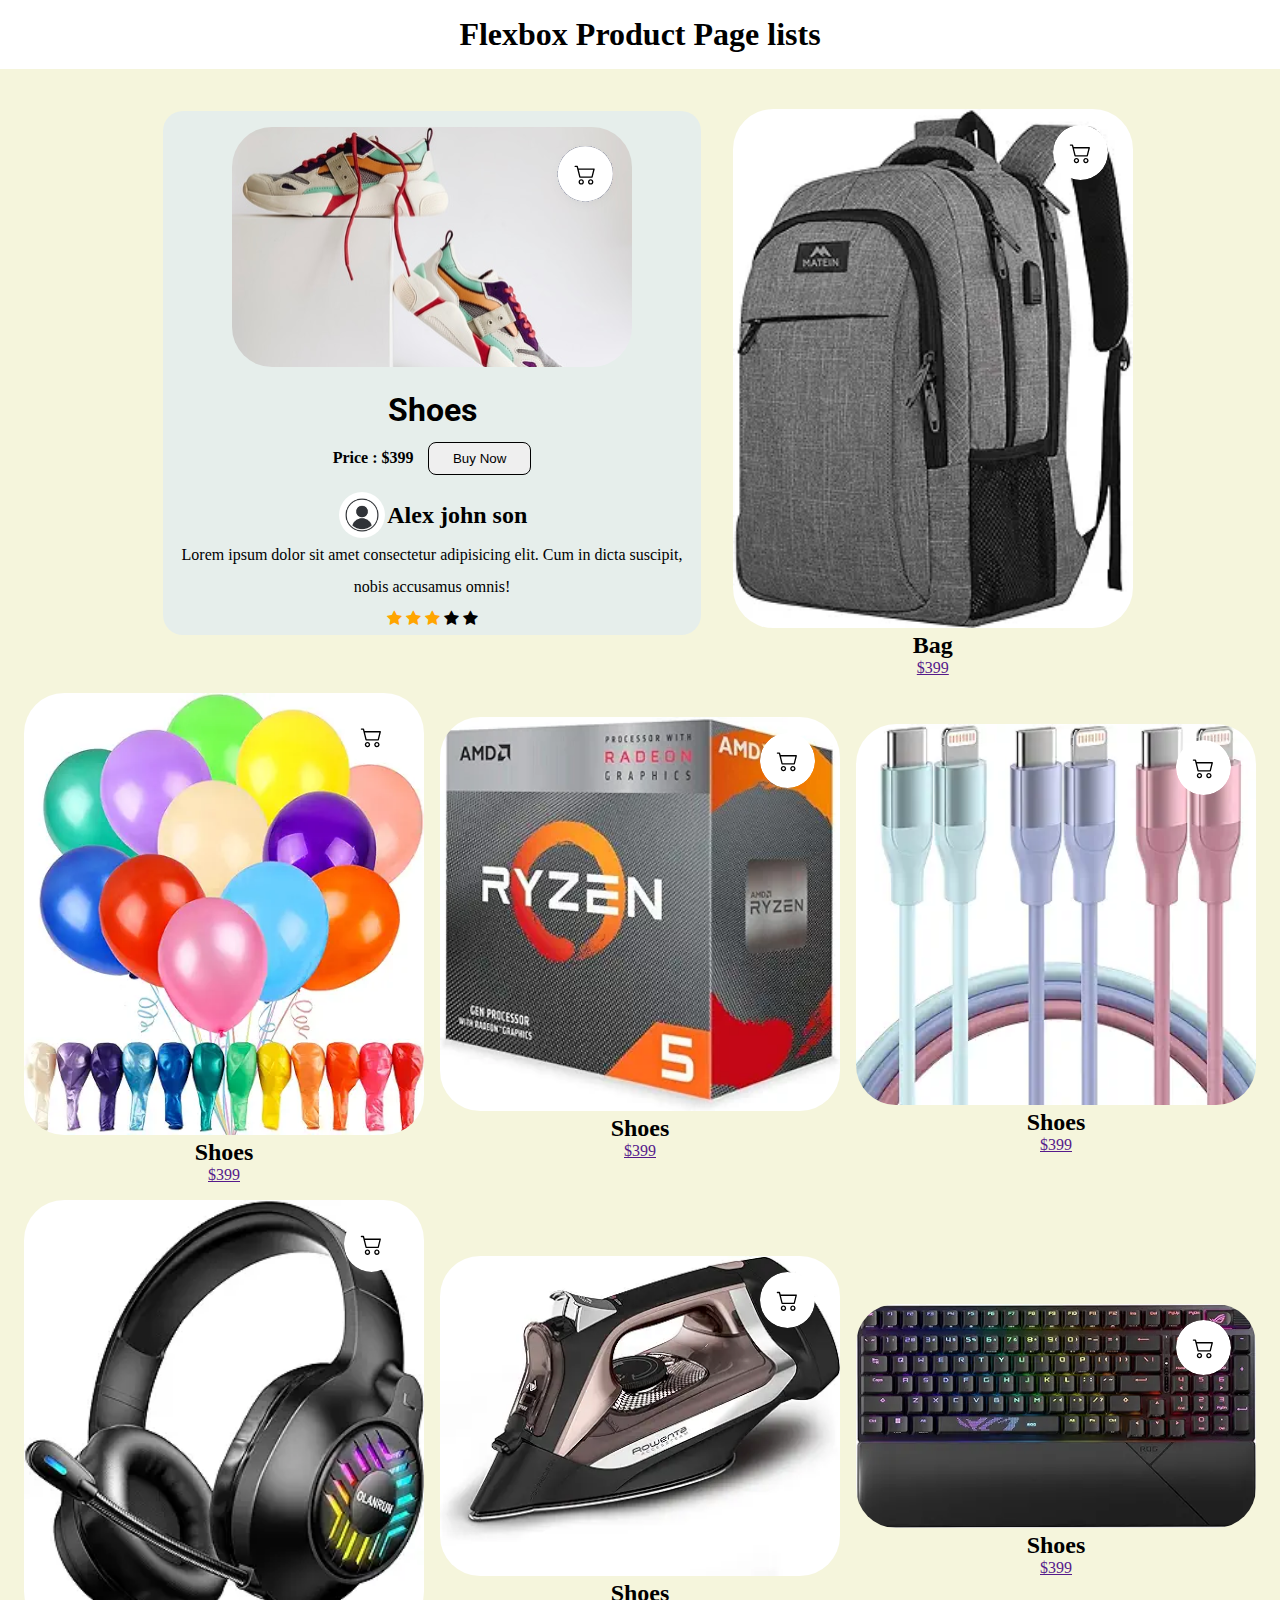
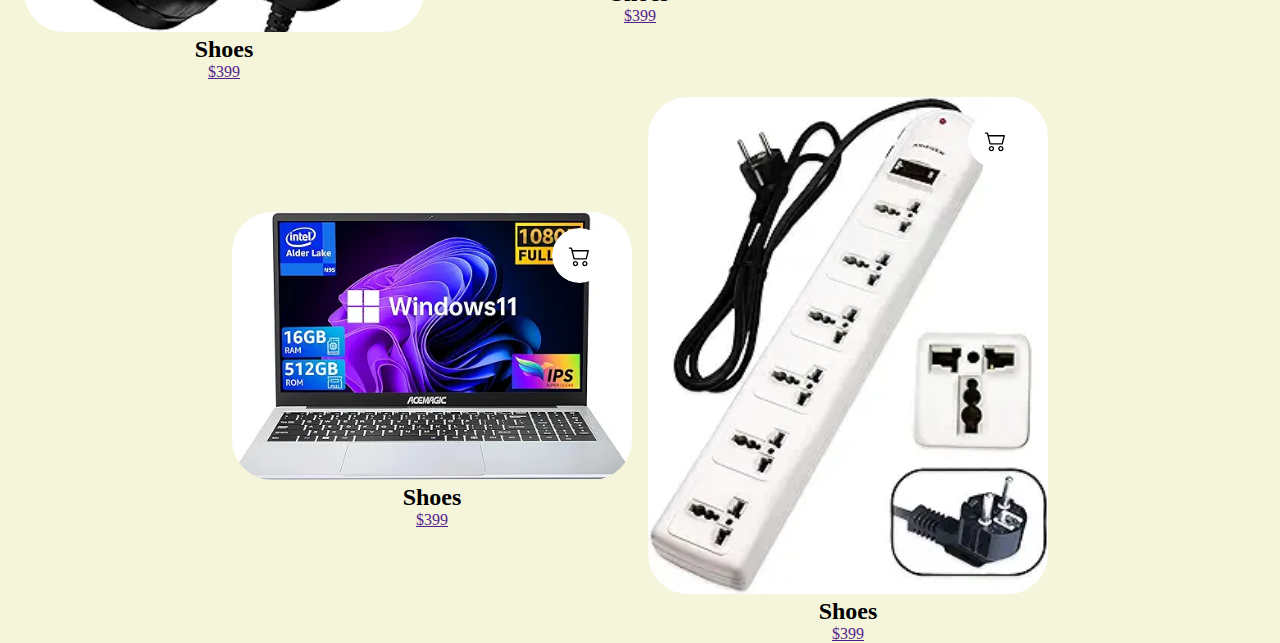
<file: project1/index.html>
<!DOCTYPE html>
<html lang="en">

<head>
    <meta charset="UTF-8">
    <meta name="viewport" content="width=device-width, initial-scale=1.0">
    <title>Landing Page</title>
    <link rel="stylesheet" href="styles.css">

    <link rel="stylesheet" href="https://cdnjs.cloudflare.com/ajax/libs/font-awesome/4.7.0/css/font-awesome.min.css">


    <!-- css for fonts -->
    <link rel="preconnect" href="https://fonts.googleapis.com">
    <link rel="preconnect" href="https://fonts.gstatic.com" crossorigin>
    <link
        href="https://fonts.googleapis.com/css2?family=Cardo:ital,wght@0,400;0,700;1,400&family=Inter:wght@400;500;600;700&family=Roboto:ital,wght@0,500;0,700;1,400&display=swap"
        rel="stylesheet">
</head>

<body>

    <h1 class="product_heading">Flexbox Product Page lists </h1>

    <div class="product_cards">
 

        <!-- Card 1 Starts here -->
        <div class="card1">
            <a href="">
                <img src="images/rounded.svg" alt="">
            </a>
            <div>
                <h2 class="shoe_title">Shoes</h2>

            </div>
            <div class="btn1">
                <div>
                    <a href=""> Price : $399</a>
                </div>
                <div>
                    <a href="">
                        <button class="shoes_btn">Buy Now</button>
                    </a>
                </div>
            </div>
            <div class="reviews">
                <div class="review_person">
                    <a class="person1_review" href="">
                        <img class="person1" src="images/person1.jpg" alt="">
                    </a>
                    <h2>Alex john son</h2>
                </div>
                <p>Lorem ipsum dolor sit amet consectetur adipisicing elit. Cum in dicta suscipit, nobis accusamus
                    omnis!</p>

                <span class="fa fa-star checked"></span>
                <span class="fa fa-star checked"></span>
                <span class="fa fa-star checked"></span>
                <span class="fa fa-star"></span>
                <span class="fa fa-star"></span>
            </div>

        </div>

        <!-- Card 1 ends here  -->

        <!-- card 2 starts here  -->
        <div class="card2">

            <img src="images/bag.webp" alt="">

            <div>
                <h2>Bag</h2>
                <a href="">$399</a>
            </div>
            <div class="large">
                <a href="">
                    <img class="cart_icon" src="images/large.svg" alt="">
                </a>
            </div>
        </div>

        <!-- card 3 starts here  -->
        <div class="card3">

            <img src="images/balloon.webp" alt="">

            <div>
                <h2>Shoes</h2>
                <a href="">$399</a>
            </div>
            <div class="large">
                <a href="">
                    <img class="cart_icon" src="images/large.svg" alt="">
                </a>
            </div>
        </div>


        <!-- card 4 starts here  -->
        <div class="card4">

            <img src="images/cpu.webp" alt="">

            <div>
                <h2>Shoes</h2>
                <a href="">$399</a>
            </div>

            <div class="large">
                <a href="">
                    <img class="cart_icon" src="images/large.svg" alt="">
                </a>
            </div>
        </div>

        <!-- card 5 starts here  -->
        <div class="card5">

            <img src="images/cable.webp" alt="">

            <div>
                <h2>Shoes</h2>
                <a href="">$399</a>
            </div>

            <div class="large">
                <a href="">
                    <img class="cart_icon" src="images/large.svg" alt="">
                </a>
            </div>
        </div>

        <!-- card 6 starts here  -->
        <div class="card6">

            <img src="images/headphone.webp" alt="">

            <div>
                <h2>Shoes</h2>
                <a href="">$399</a>
            </div>
            <div class="large">
                <a href="">
                    <img class="cart_icon" src="images/large.svg" alt="">
                </a>
            </div>
        </div>

        <!-- card 7 starts here  -->
        <div class="card7">

            <img src="images/iron.webp" alt="">

            <div>
                <h2>Shoes</h2>
                <a href="">$399</a>
            </div>
            <div class="large">
                <a href="">
                    <img class="cart_icon" src="images/large.svg" alt="">
                </a>
            </div>
        </div>

        <!-- card 8 starts here  -->
        <div class="card8">

            <img src="images/keyboard.webp" alt="">

            <div>
                <h2>Shoes</h2>
                <a href="">$399</a>
            </div>

            <div class="large">
                <a href="">
                    <img class="cart_icon" src="images/large.svg" alt="">
                </a>
            </div>
        </div>
        <!-- card 9 starts here -->
        <div class="card9">
            <img src="images/laptop.webp" alt="">

            <div>
                <h2>Shoes</h2>
                <a href="">$399</a>
            </div>

            <div class="large">
                <a href="">
                    <img class="cart_icon" src="images/large.svg" alt="">
                </a>
            </div>
        </div>

        <!-- card 10 starts here -->
        <div class="card10">

            <img src="images/Socket.webp" alt="">

            <div>
                <h2>Shoes</h2>
                <a href="">$399</a>
            </div>

            <div class="large">
                <a href="">
                    <img class="cart_icon" src="images/large.svg" alt="">
                </a>
            </div>
        </div>
    </div>

</body>

</html>
</file>
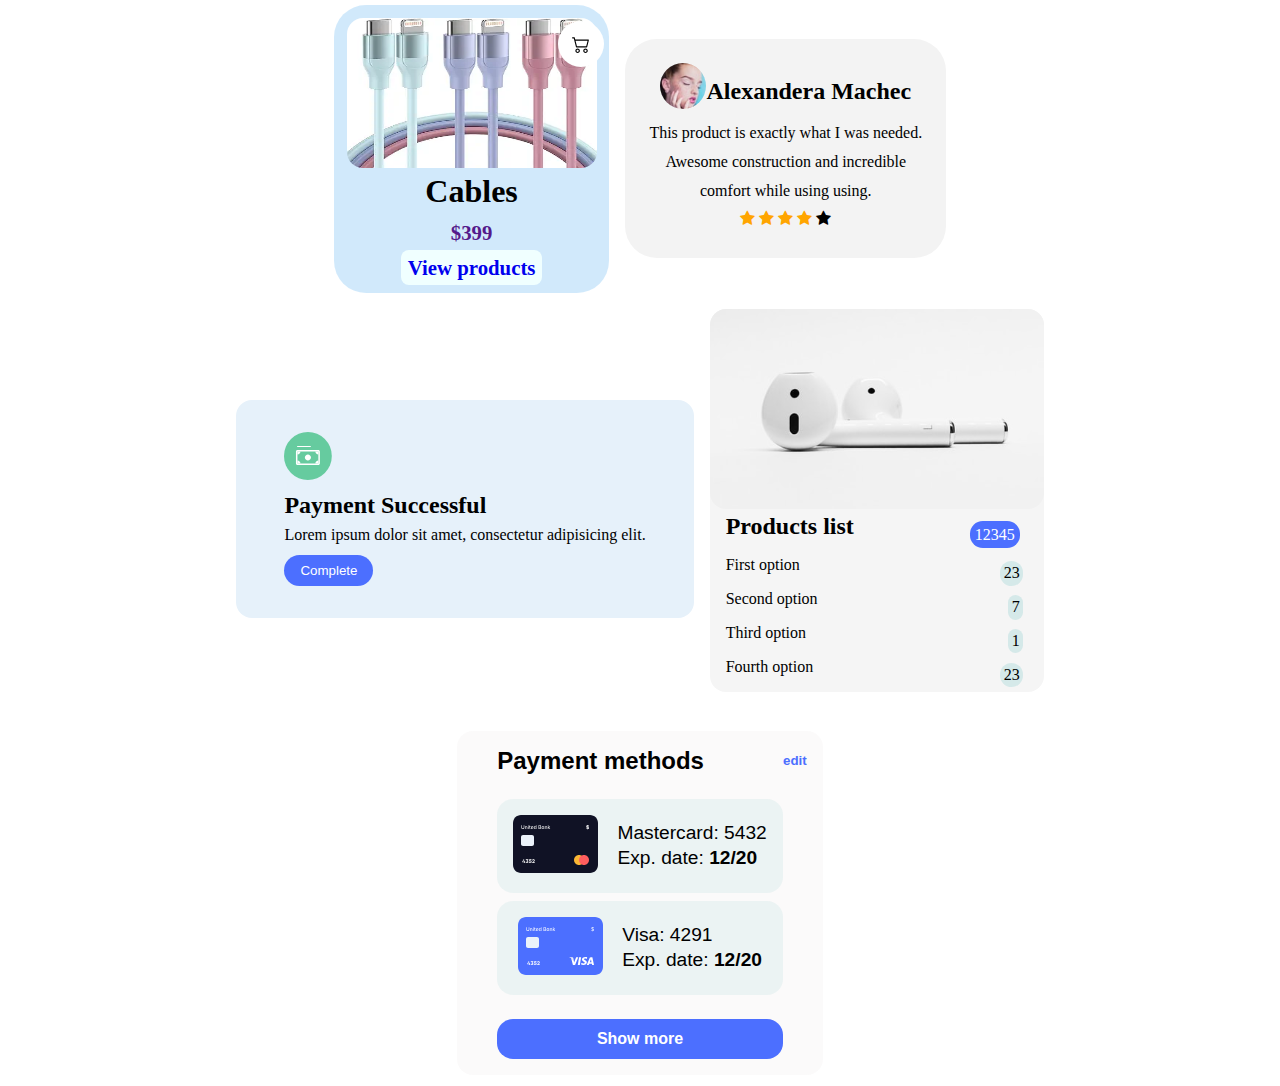
<file: project2/index.html>
<!DOCTYPE html>
<html lang="en">

<head>
    <meta charset="UTF-8">
    <meta name="viewport" content="width=device-width, initial-scale=1.0">
    <title>Pages</title>
</head>
<link rel="stylesheet" href="styles.css">

<link rel="stylesheet" href="https://cdnjs.cloudflare.com/ajax/libs/font-awesome/4.7.0/css/font-awesome.min.css">

<body>
    <main>

        <div class="product_container">

            <!-- Product card  -->

            <div class="card1">
                <div>
                    <a href="">
                        <img class="cable_img" src="images/cable.webp" alt="">
                    </a>
                </div>
                <div>
                    <h2 class="card1_title">Cables</h2>
                </div>
                <div class="price_text">
                    <a href="">$399</a>
                </div>

                
                <div class="products_lists">
                    <a class="cart_lists" href="products/product.html">View products</a>
                </div>

                <div class="large">
                    <a href="">
                        <img class="cart_icon" src="../project1/images/large.svg" alt="">
                    </a>
                </div>

            </div>


            <!-- Review card  -->

            <div class="reviews_card">

                <div class="review_img">
                    <div><a href=""><img class="review_image" src="images/base.svg" alt=""></a></div>
                    <div>
                        <h2>Alexandera Machec</h2>
                    </div>
                </div>

                <div>
                    <p>This product is exactly what I was needed. <br>Awesome construction and incredible <br> comfort while using
                        using.</p>

                    <span class="fa fa-star checked"></span>
                    <span class="fa fa-star checked"></span>
                    <span class="fa fa-star checked"></span>
                    <span class="fa fa-star checked"></span>
                    <span class="fa fa-star"></span>
                </div>
            </div>



            <!-- Payment successful  --> 
             

            <div class="payment_card">
                <div>
                   <a href=""><img src="images/Icon.svg" alt=""></a>
                </div>
                <div>
                    <h2>Payment Successful</h2>
                    <p>Lorem ipsum dolor sit amet, consectetur adipisicing elit.</p>
                </div>
                <div>
                    <button class="payment_btn">Complete</button>
                </div>
            </div>


            <!-- product lists starts here --> 
            <div class="product_lists_container">
                <div class="product_img">
                    <a href=""><img src="images/rounded.svg" alt=""></a>
                </div>

                <div class="product_lists">

                    <div  class="lists_flex"  >
                        <div> <h2>Products list</h2></div>
                        <div class=" round1 rounded_num" > 12345</div>
                    </div>

                    <div class="lists_flex" >
                        <div>First option</div>
                        <div class="rounded_num" >23</div>
                    </div>

                    <div class="lists_flex" >
                        <div>Second option</div>
                        <div class="rounded_num" >7</div>
                    </div>

                    <div class="lists_flex" >
                        <div>Third option</div>
                        <div class="rounded_num" >1</div>
                    </div>

                    <div class="lists_flex" >
                        <div>Fourth option</div>
                        <div class="rounded_num" >23</div>
                    </div>

                </div>

            </div>



            <!-- payment cards starts here  -->

            <div class="payment_card_container">
                 
                <div class="payment_methods">
                    <h2 class="payment_heading">Payment methods</h2>
                    <button class="edit_btn">edit</button>
                </div>
                <div class="payment_cards">
                    <div class="card">
                        <div class="card_img">
                            <a href="#"><img src="images/mastercard.svg" alt=""></a>
                        </div>
                        <div class="payment_text card_mrgn ">
                            <h2>Mastercard: 5432</h2>
                            <h2>Exp. date: <strong>12/20</strong></h2>

                        </div>
                     
                    </div>
                    <div class="card">
                       <div class="card_img ">
                        <a href=""><img src="images/visa.svg" alt=""></a>
                       </div>

                       <div class="payment_text card_mrgn">
                        <h2>Visa: 4291</h2>
                        <h2>Exp. date: <strong>12/20</strong></h2>

                    </div>
                    </div>
                </div>
              
                <div class="paymnt_btn">
                    <button class="payment_button">Show more</button>
                </div>
                


            </div>

        </div>

    </main>

</body>

</html>
</file>
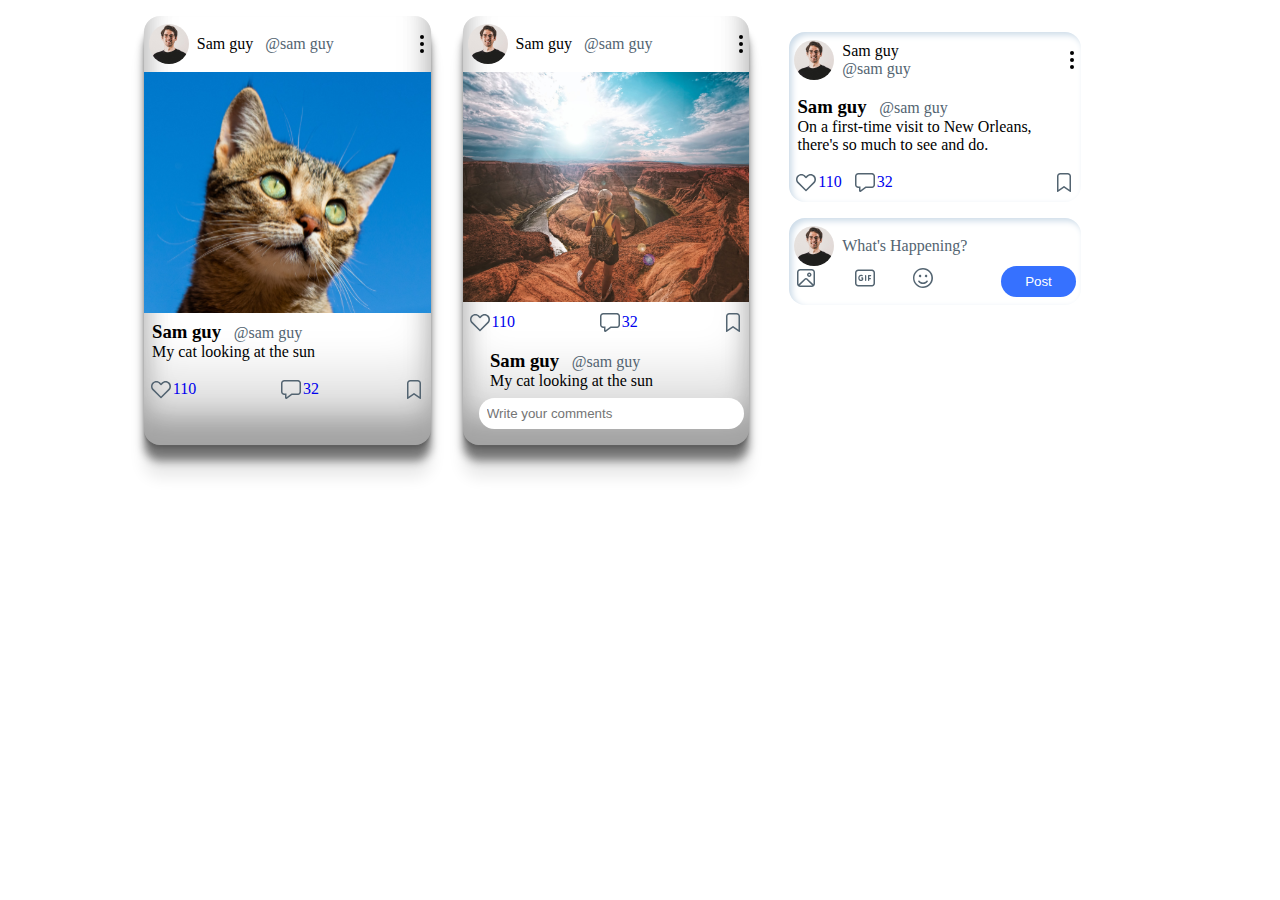
<file: project3/index.html>
<!DOCTYPE html>
<html lang="en">
<head>
    <meta charset="UTF-8">
    <meta name="viewport" content="width=device-width, initial-scale=1.0">
    <title>Ui Components</title>
    <link rel="stylesheet" href="styles.css">
</head>
<body>
    <main>
       
        <div class="container">

      <!-- First card  -->
        <div class="card_container">

             <div class="image_container">
                <div class="imgs">
                    
                    <a href=""><img src="images/Avatar.svg" alt=""></a>
                     
                   
                
                <div class="text">

                        <h3>Sam guy <span class="light">@sam guy</span></h3>
                     </div>
                </div>
                <div class="dotted_div">
                    <div class="dots"></div>
                    <div class="dots"></div>
                    <div class="dots"></div>
                </div>

             </div>

             <div class="main_img">
                <a href=""><img src="images/Img.svg" alt=""></a>

                <div class="samguy_text_padding">
                    <h3>Sam guy <span class="light">@sam guy</span></h3>
                    <p>My cat looking at the sun</p>
                </div>
               

             </div>

             <div class="comments">
                <div class="icon">
                    <a href="#"><img src="images/heart.svg" alt=""> 110</a>
                </div>
                <div class="icon">
                    <a href="#"><img src="images/comment.svg" alt=""> 32</a>
                </div>
                <div class="icon">
                    <a href="#"><img src="images/bookmark.svg" alt=""></a>
                </div>
             </div>

        </div>
 
        <!-- Second card  -->

        <div class="card_container">

            <div class="image_container">
               <div class="imgs">
                   
                   <a href=""><img src="images/Avatar.svg" alt=""></a>
                    
                  
               
               <div class="text">

                       <h3>Sam guy <span class="light">@sam guy</span></h3>
                    </div>
               </div>
               <div class="dotted_div">
                   <div class="dots"></div>
                   <div class="dots"></div>
                   <div class="dots"></div>
               </div>

            </div>

            <div class="main_img">
               <a href=""><img src="images/Img1.svg" alt=""></a>

               
              

            </div>

            <div class="comments">
               <div class="icon">
                   <a href="#"><img src="images/heart.svg" alt=""> 110</a>
               </div>
               <div class="icon">
                   <a href="#"><img src="images/comment.svg" alt=""> 32</a>
               </div>
               <div class="icon">
                   <a href="#"><img src="images/bookmark.svg" alt=""></a>
               </div>
            </div>

            <div class="samguy_text_padding ui2">
                <div class="sam_text">
                    <h3>Sam guy <span class="light">@sam guy</span></h3>
                    <p>My cat looking at the sun</p>
                </div>
                
                <input type="text" placeholder="Write your comments">
            </div>
       </div>

      <!-- Third card  -->

      <div class="card_3">

        <div class="shadow3">
        <div class="image_container">
           <div class="imgs">
               
               <a href=""><img src="images/Avatar.svg" alt=""></a>
                
              
           
           <div class="text">

                   <h3>Sam guy </h3>
                   <span class="light">@sam guy</span>
                </div>
           </div>
           <div class="dotted_div">
               <div class="dots"></div>
               <div class="dots"></div>
               <div class="dots"></div>
           </div>

        </div>

        <div class="main_img">
           <!-- <a href=""><img src="images/Img.svg" alt=""></a> -->

           <div class="samguy_text_padding">
               <h3>Sam guy <span class="light">@sam guy</span></h3>
               <p>On a first-time visit to New Orleans, there's so much to see and do.</p>
           </div>
          

        </div>

        <div class="comments">
            <div class="two_icons">
           <div class="icon">
               <a href="#"><img src="images/heart.svg" alt=""> 110</a>
           </div>
           <div class="icon">
               <a href="#"><img src="images/comment.svg" alt=""> 32</a>
           </div>
        </div>
           <div class="icon">
               <a href="#"><img src="images/bookmark.svg" alt=""></a>
           </div>
        </div>

    </div>
        <!-- Card four starts here  -->

        <div class="image_container card_4">
            <div class="imgs">
                
                <a href=""><img src="images/Avatar.svg" alt=""></a>
                
                <p>What's Happening?</p>
         </div>
         <div class="icons">
            <div class="three_icons">
                <div>
                <a href=""><img src="images/image.svg" alt=""></a>
            </div>
            <div class="di">
                <a href=""><img src="images/gif.svg" alt=""></a>
            </div>
            <div>
                <a href=""><img src="images/emoji.svg" alt=""></a>
              
            </div>
            
         </div>
         <div class="button">
            <button class="Post_btn">Post</button>
        </div>
    
    </div>

    </div>

   
    </main>

</body>
</html>
</file>
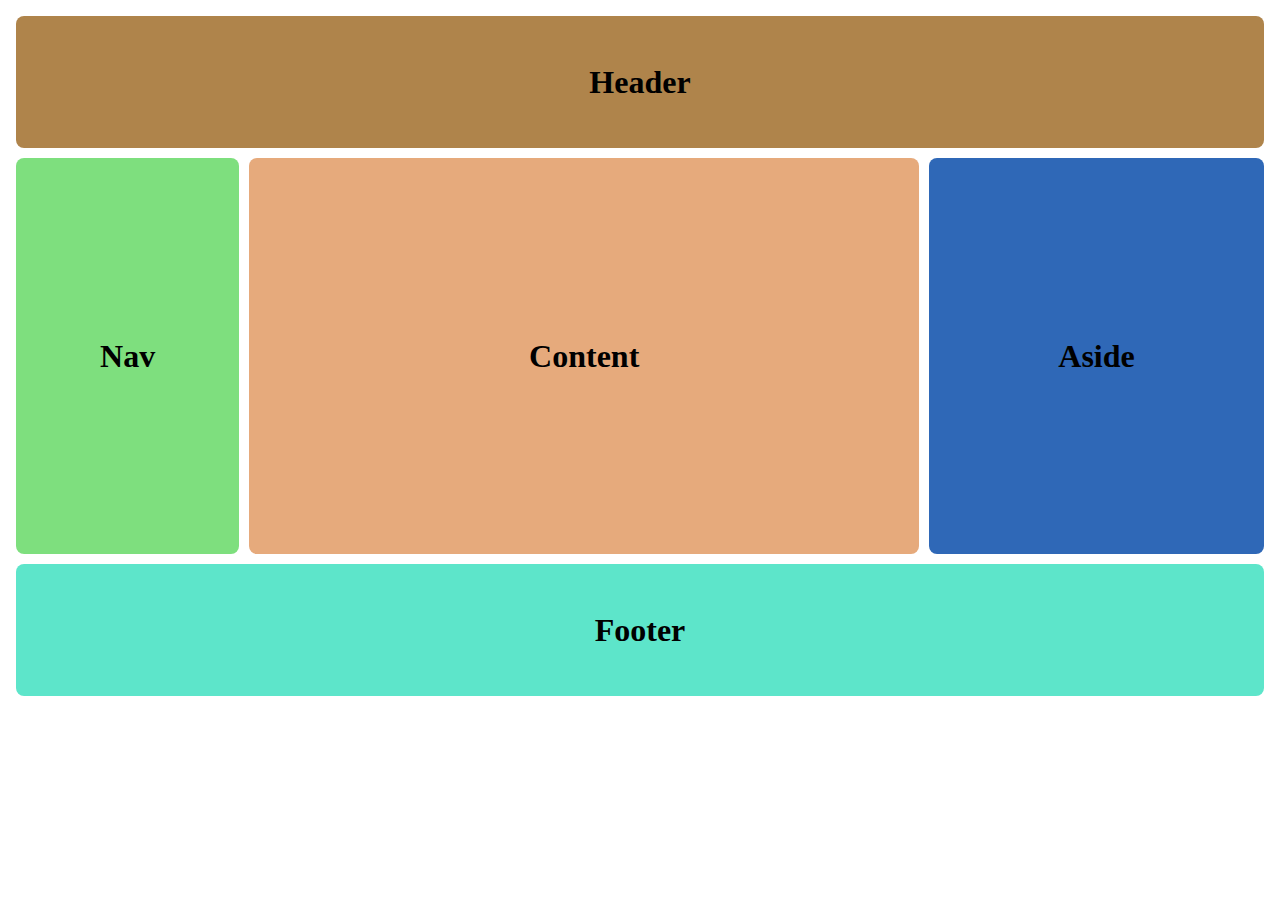
<file: css-grid/template2/index.html>
<!DOCTYPE html>
<html lang="en">
<head>
    <meta charset="UTF-8">
    <meta name="viewport" content="width=device-width, initial-scale=1.0">
    <title>Grid</title>
    <link rel="stylesheet" href="styles.css">
</head>
<body>
    <div class="container">
        <div class="box1" id="box1" >
            <h1>Header</h1></div>
        <div class="box1" id="box2" >
            <h1>Nav</h1>
        </div>
        <div class="box1" id="box3" ><h1>
            Content
        </h1></div>
        <div class="box1" id="box4" ><h1>Aside</h1></div>
        <div class="box1" id="box5" ><h1>Footer</h1></div>
    </div>
    
</body>
</html>
</file>
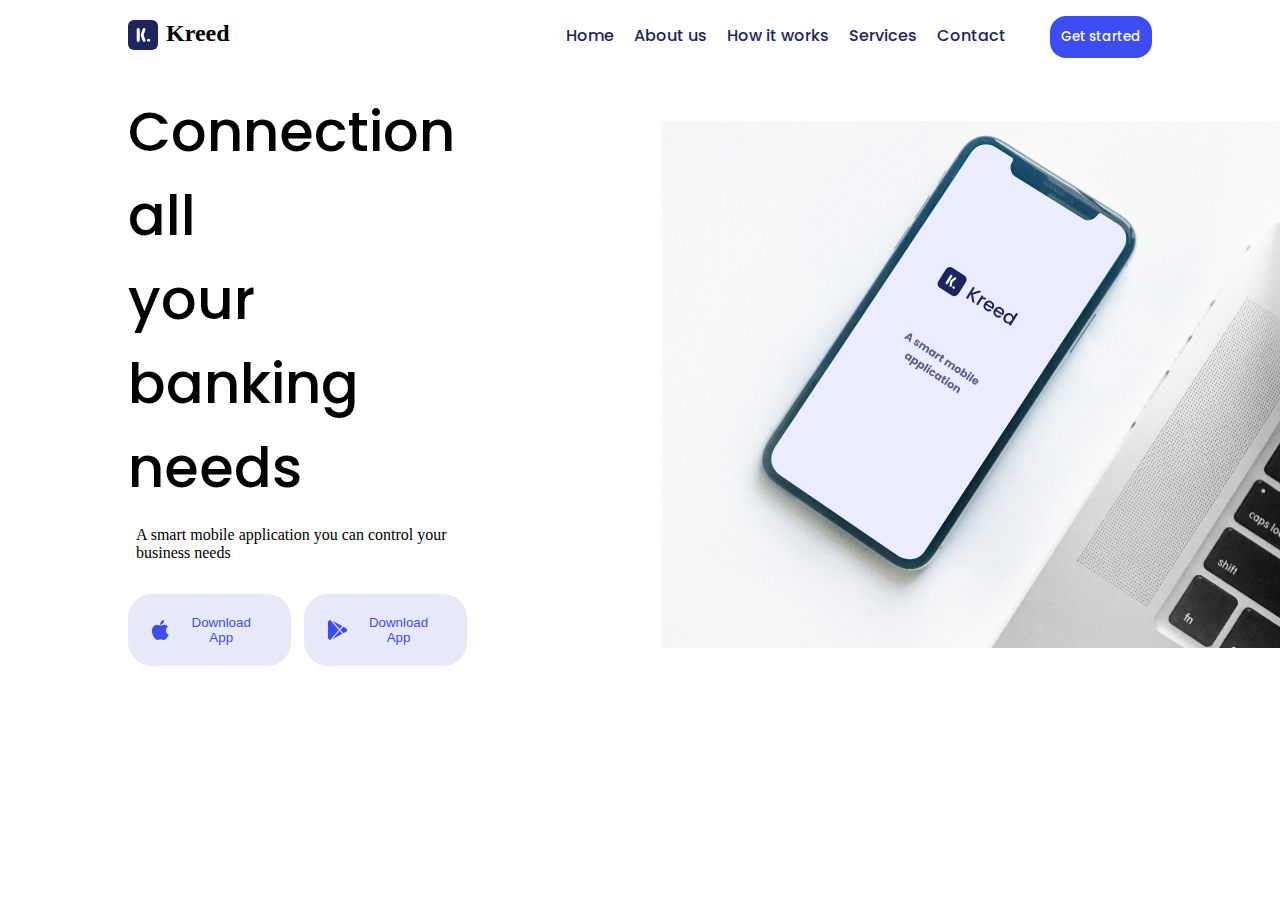
<file: Hero/hero1/index.html>
<!DOCTYPE html>
<html lang="en">
<head>
    <meta charset="UTF-8">
    <meta name="viewport" content="width=device-width, initial-scale=1.0">
    <title>Hero1</title>

    <link rel="stylesheet" href="styles.css">


    <!-- Google fonts link -->

    <link rel="preconnect" href="https://fonts.googleapis.com">
<link rel="preconnect" href="https://fonts.gstatic.com" crossorigin>
<link href="https://fonts.googleapis.com/css2?family=Cardo:ital,wght@0,400;0,700;1,400&family=Inter:wght@400;500;600;700&family=Poppins:ital,wght@0,400;0,500;0,700;1,400&family=Roboto:ital,wght@0,500;0,700;1,400&display=swap" rel="stylesheet">


</head>
<body>
    
    <header  >
              
        <nav class="navigation">
              
            <div class="logo">
                <a href="#"><img src="images/Group 62.svg" alt=""></a>
                <h2 class="logo_text">Kreed</h2>
            </div>

             <div class="nav_menu">
                <a href="#">Home</a>
                <a href="#">About us</a>
                <a href="#">How it works</a>
                <a href="#">Services</a>
                <a href="#">Contact</a>

                <button class="nav_btn">Get started</button>
                 
             </div>

        </nav>
    </header>
 
    <main>
        <div class="hero_container">
            <div class="herotext">
              <h1 class="heading_text">Connection all <br> your banking <br> needs</h1>
              <p>A smart mobile application you can control your <br> business needs</p>
              <div class="herobtn">
                <a href=""  > <img src="images/apple.svg" alt=""> <button>Download App</button></a>
                <a href=""  > <img src="images/google-play.svg" alt=""> <button>Download App</button></a>

              </div>
            </div>
            <div class="hero_img">
                <a class="hero_image" href=""><img class="image" src="images/image.svg" alt=""></a>
            </div>
        </div>
    </main>

</body>
</html>
</file>
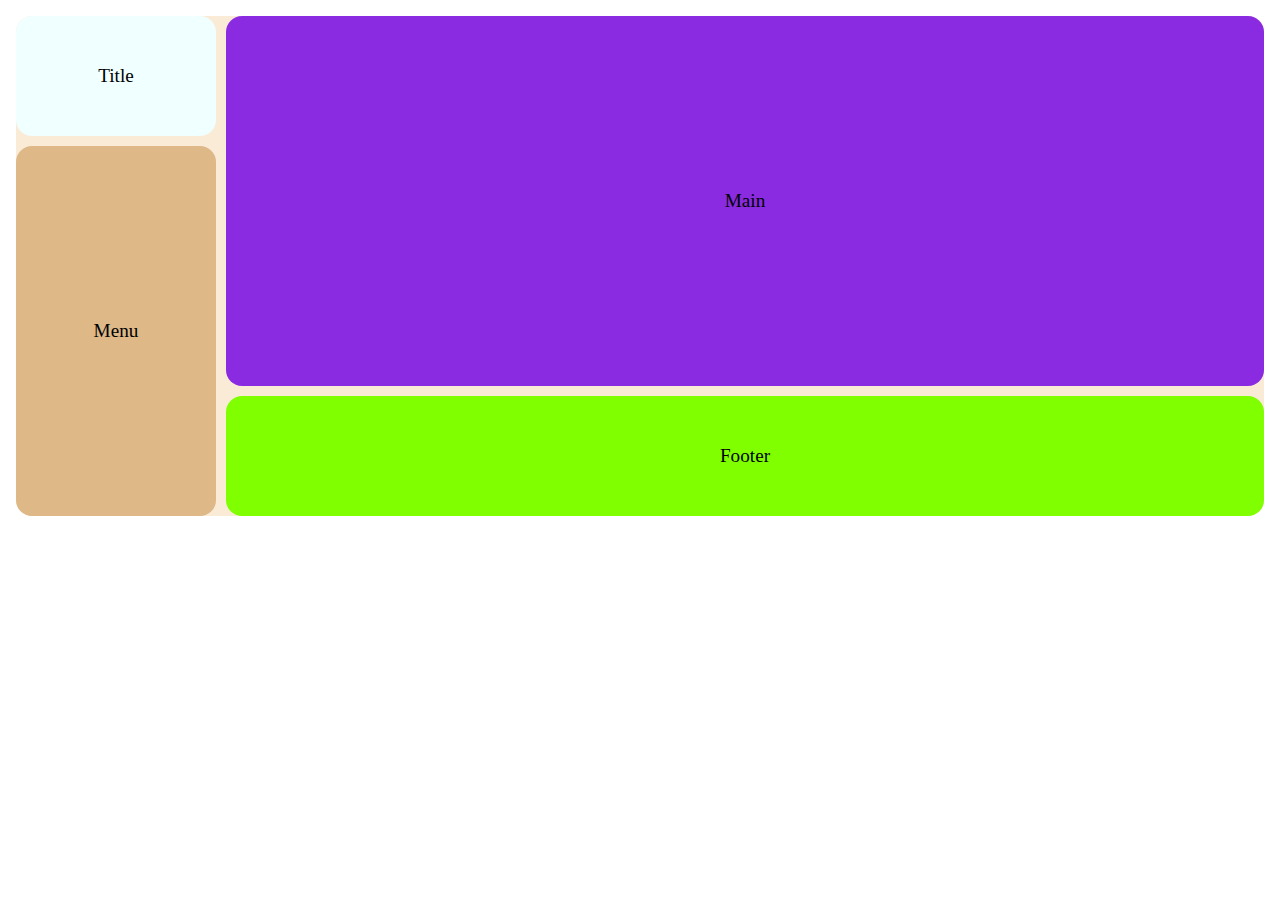
<file: css-grid/grid_template_area/layout1/index.html>
<!DOCTYPE html>
<html lang="en">
<head>
    <meta charset="UTF-8">
    <meta name="viewport" content="width=device-width, initial-scale=1.0">
    <title>Layout1</title>
    <link rel="stylesheet" href="styles.css">
</head>
<body>
    <div class="container">
        <div class="box" id="box1" >Title</div>
        <div class="box" id="box2" >Main</div>
        <div class="box" id="box3" >Menu</div>
        <div class="box" id="box4" >Footer</div>
    </div>
</body>
</html>
</file>
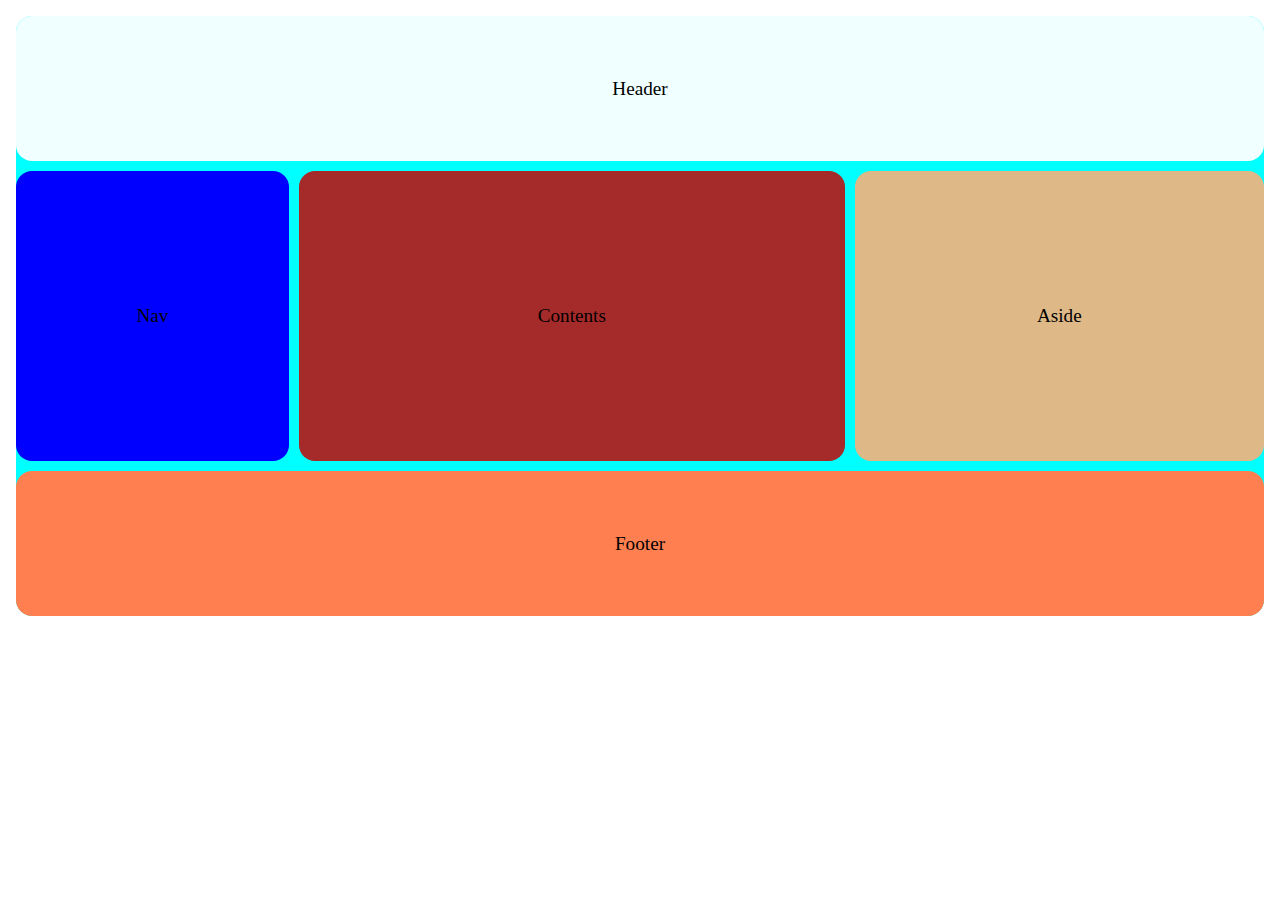
<file: css-grid/grid_template_area/layout2/index.html>
<!DOCTYPE html>
<html lang="en">
<head>
    <meta charset="UTF-8">
    <meta name="viewport" content="width=device-width, initial-scale=1.0">
    <title>Layout2</title>
    <link rel="stylesheet" href="styles.css">
</head>
<body>
    <div class="container">

        <div class="box" id="box1" >Header</div>
        <div class="box" id="box2" >Nav</div>
        <div class="box" id="box3" >Contents</div>
        <div class="box" id="box4" >Aside</div>
        <div class="box" id="box5" >Footer</div>
    </div>
</body>
</html>
</file>
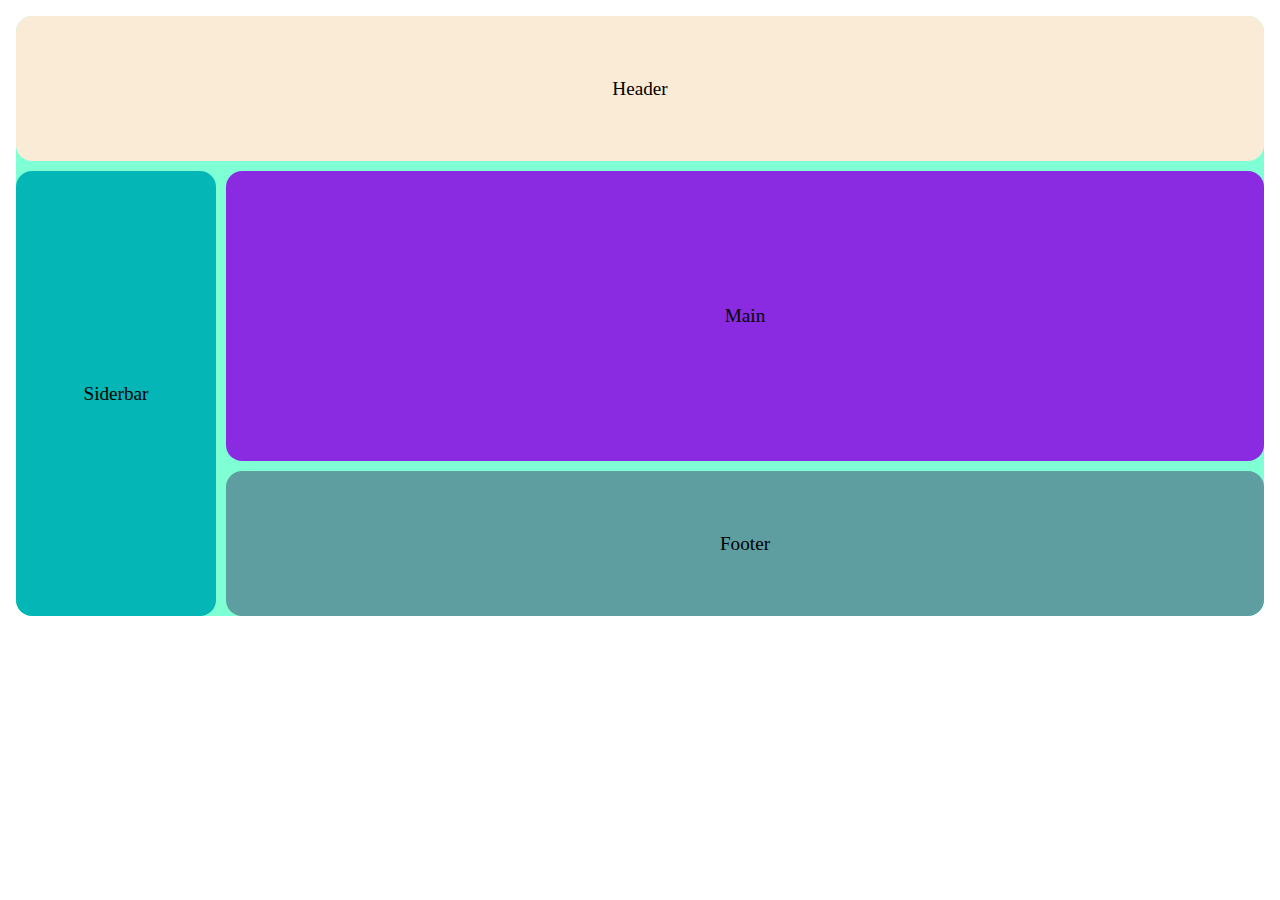
<file: css-grid/grid_template_area/layout3/index.html>
<!DOCTYPE html>
<html lang="en">
<head>
    <meta charset="UTF-8">
    <meta name="viewport" content="width=device-width, initial-scale=1.0">
    <title>layout3</title>
    <link rel="stylesheet" href="styles.css">
</head>
<body>
    <div class="container">

        <div class="box" id="box1" >Header</div>
        <div class="box" id="box2" >Siderbar</div>
        <div class="box" id="box3" >Main</div>
        <div class="box" id="box4" >Footer</div>

    </div>
</body>
</html>
</file>
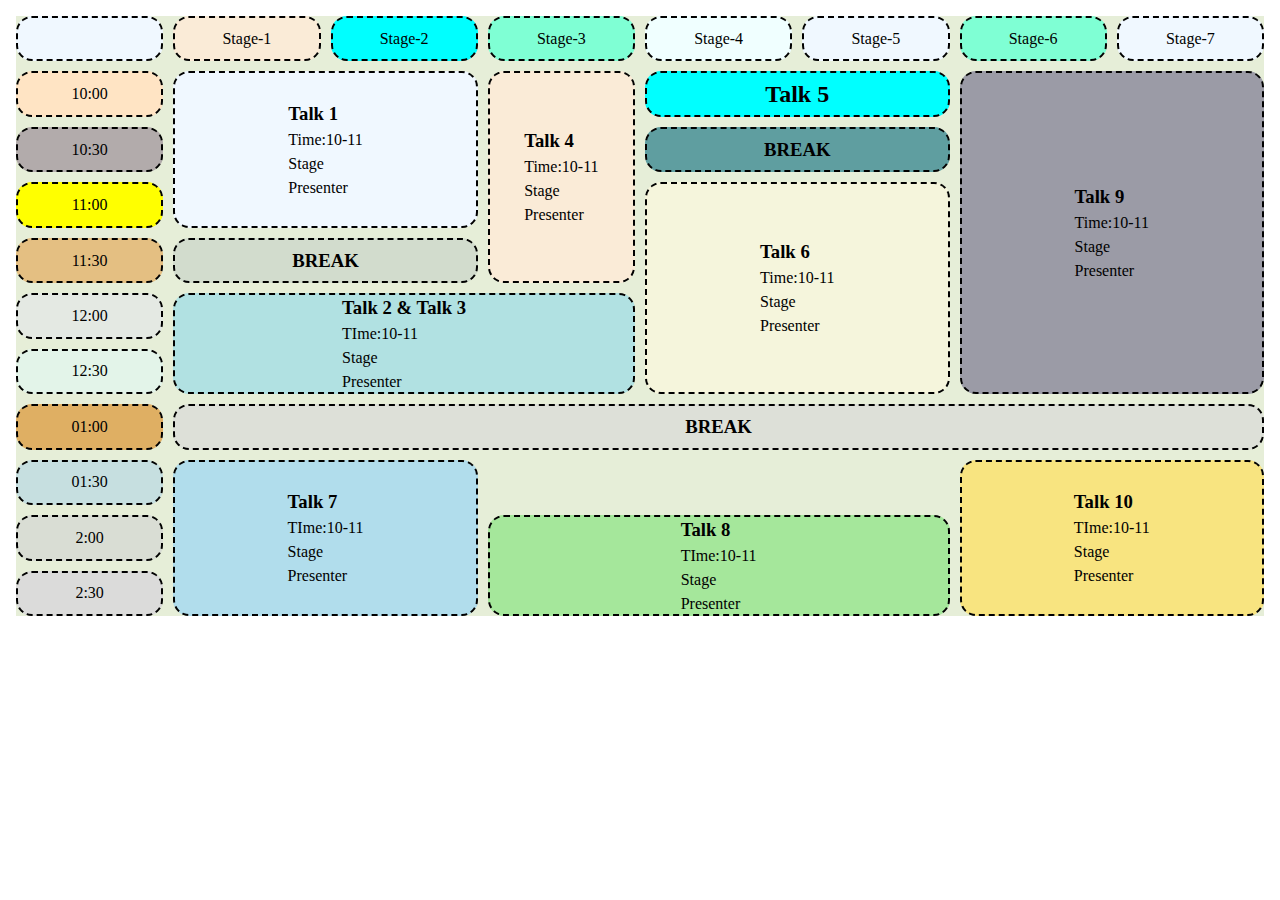
<file: css-grid/grid_template_area/layout4/index.html>
<!DOCTYPE html>
<html lang="en">
<head>
    <meta charset="UTF-8">
    <meta name="viewport" content="width=device-width, initial-scale=1.0">
    <title>layout5</title>
    <link rel="stylesheet" href="styles.css">
</head>
<body>
    <div class="container">
        <div class="box" id="box1" >

            
        </div>
        <div class="box" id="box2" >

            Stage-1
        </div>
        <div class="box" id="box3" >

            Stage-2
        </div>
        <div class="box" id="box4" >

             Stage-3
        </div>
        <div class="box" id="box5" >

            Stage-4
        </div>
        <div class="box" id="box6" >

            Stage-5
        </div>
        <div class="box" id="box7" >

            Stage-6
        </div>
        <div class="box" id="box8" >

            Stage-7
        </div>
        <div class="box" id="box9" >

            10:00
        </div>
        <div class="box" id="box10" >
            <div>
            <h3>Talk 1</h3>
            <hp>Time:10-11</p>
            <p>Stage</p>
            <p>Presenter</p>
        </div>

        </div>
        <div class="box" id="box11" >
          <div>
            <h3>Talk 4</h3>
            <p>Time:10-11</p>
            <p>Stage</p>
            <p>Presenter</p>
        </div>
        </div>
        <div class="box" id="box12" >

            <h2>Talk 5</h2>
        </div>
        <div class="box" id="box13" >
            <div>
            <h3>Talk 9</h3>
            <p>Time:10-11</p>
            <p>Stage</p>
            <p>Presenter</p>
        </div>
        </div>
        <div class="box" id="box14" >

            10:30
        </div>
        <div class="box" id="box15" >

            <h3>BREAK</h3>
        </div>
        <div class="box" id="box16" >

            11:00
        </div>
        <div class="box" id="box17" >
             <div>
            <h3>Talk 6</h3>
            <p>Time:10-11</p>
            <p>Stage</p>
            <p>Presenter</p>
        </div>
        </div>
        <div class="box" id="box18" >

            11:30
        </div>
        <div class="box" id="box19" >

            <h3>BREAK</h3>
        </div>
        <div class="box" id="box20" >

            12:00
        </div>
        <div class="box" id="box21" >
            <div>
            <h3>Talk 2 & Talk 3</h3>
            <p>TIme:10-11</p>
            <p>Stage</p>
            <p>Presenter</p>
        </div>
        </div>
        <div class="box" id="box22" >

            12:30
        </div>
        <div class="box" id="box23" >

            01:00
        </div>
        <div class="box" id="box24" >

            <h3>BREAK</h3>
        </div>
        <div class="box" id="box25" >

            01:30
        </div>
        <div class="box" id="box26" >
            <div>
            <h3>Talk 7</h3>
            <p>TIme:10-11</p>
            <p>Stage</p>
            <p>Presenter</p>
        </div>
            
        </div>
        <div class="box" id="box27" >
            <div>
            <h3>Talk 10</h3>
            <p>TIme:10-11</p>
            <p>Stage</p>
            <p>Presenter</p>
        </div>

        </div>
        <div class="box" id="box28" >

            2:00
        </div>
        <div class="box" id="box29" >
             2:30
        </div>
        <div class="box" id="box30" >
            <div>
            <h3>Talk 8</h3>
            <p>TIme:10-11</p>
            <p>Stage</p>
            <p>Presenter</p>
        </div>
        </div>
    </div>
</body>
</html>
</file>
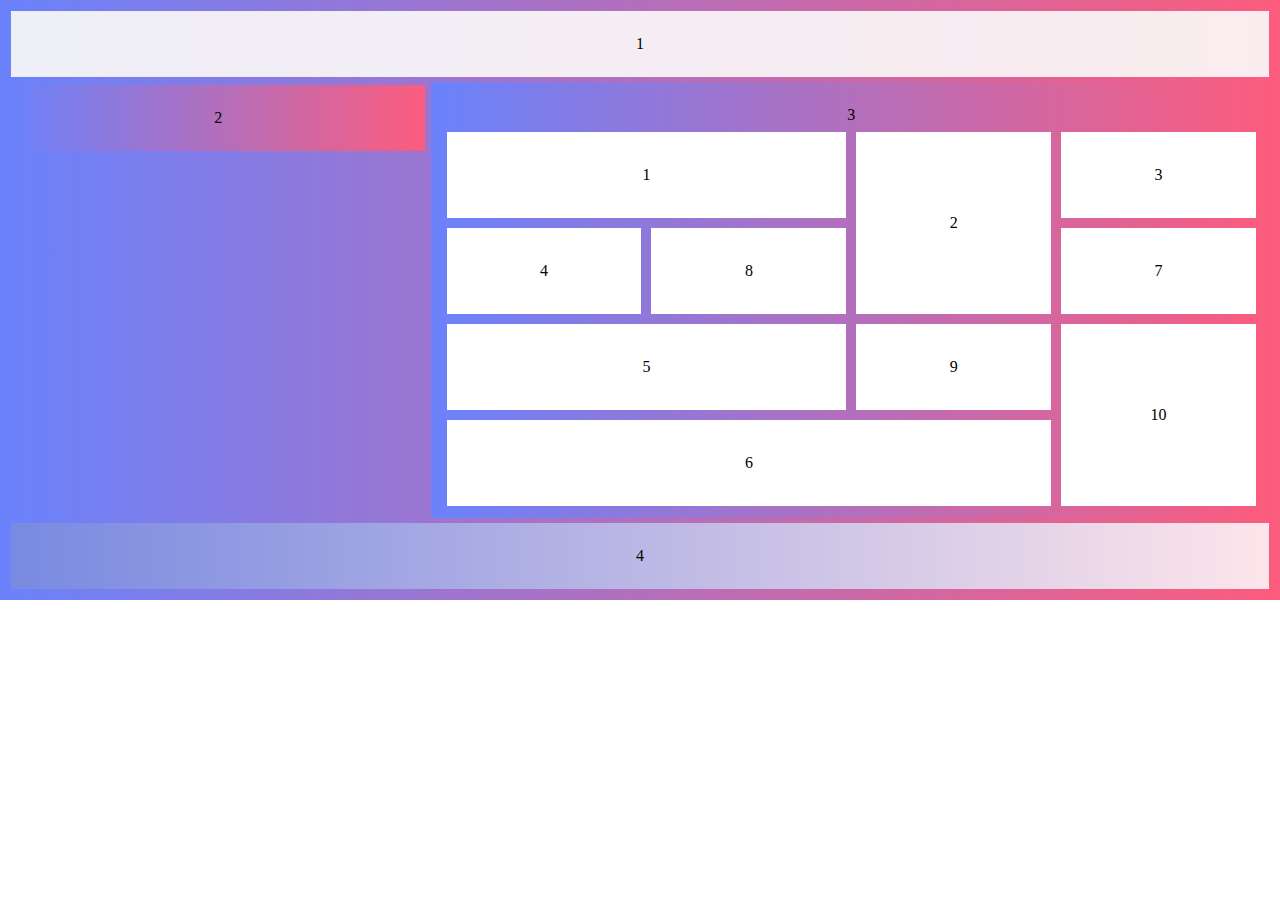
<file: css-grid/grid_template_area/layout5/index.html>
<!DOCTYPE html>
<html lang="en">
<head>
    <meta charset="UTF-8">
    <meta name="viewport" content="width=device-width, initial-scale=1.0">
    <title>layout5</title>
    <link rel="stylesheet" href="styles.css">
</head>
<body>
    
 <div class="container">

    <div class="box" id="box1" >1</div>
    <div class="box" id="box2" >2</div>
    <div class="boxes" id="box3" >3

        <div class="container1">
            <div class="num1 flex ">1</div>
            <div class="num2 flex ">2</div>
            <div class="num3 flex ">3</div>
            <div class="num4 flex ">4</div>
            <div class="num5 flex ">5</div>
            <div class="num6 flex ">6</div>
            <div class="num7 flex ">7</div>
            <div class="num8 flex ">8</div>
            <div class="num9 flex ">9</div>
            <div class="num11 flex "></div>
            <div class="num10 flex ">10</div>
        </div>
    </div>
    <div class="box" id="box4" >4</div>
 </div>
</body>
</html>
</file>
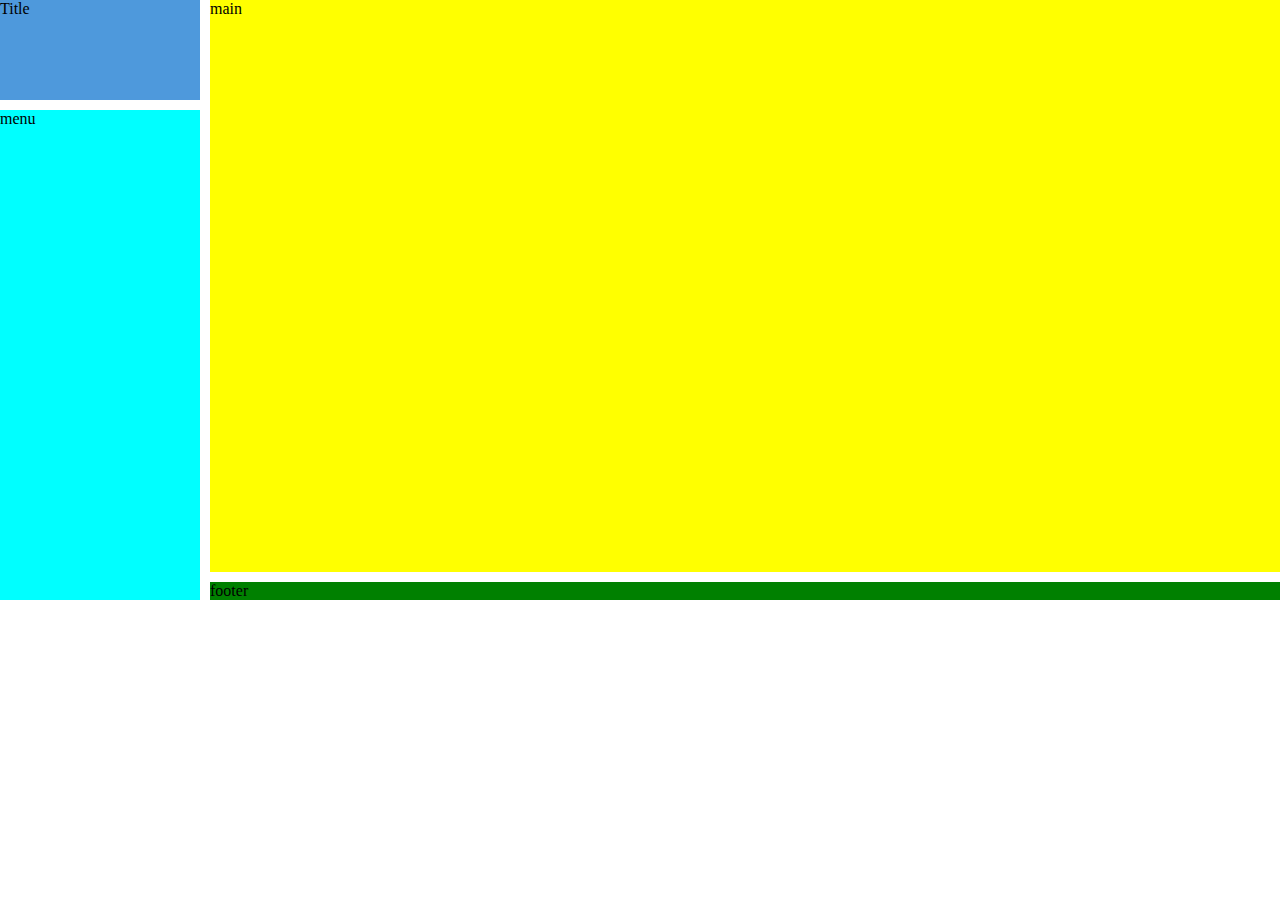
<file: css-grid/grid_template1.html>
<!DOCTYPE html>
<html lang="en">
<head>
    <meta charset="UTF-8">
    <meta name="viewport" content="width=device-width, initial-scale=1.0">
    <title>Css Grid</title>
    <link rel="stylesheet" href="styles.css">
</head>
<body>
    
    <div class="container">

        <div class="box1" id="box1">Title</div>
        <div class="box1" id="box2">main</div>
        <div class="box1" id="box3">menu</div>
        <div class="box1" id="box4">footer</div>
    </div>
</body>
</html>
</file>
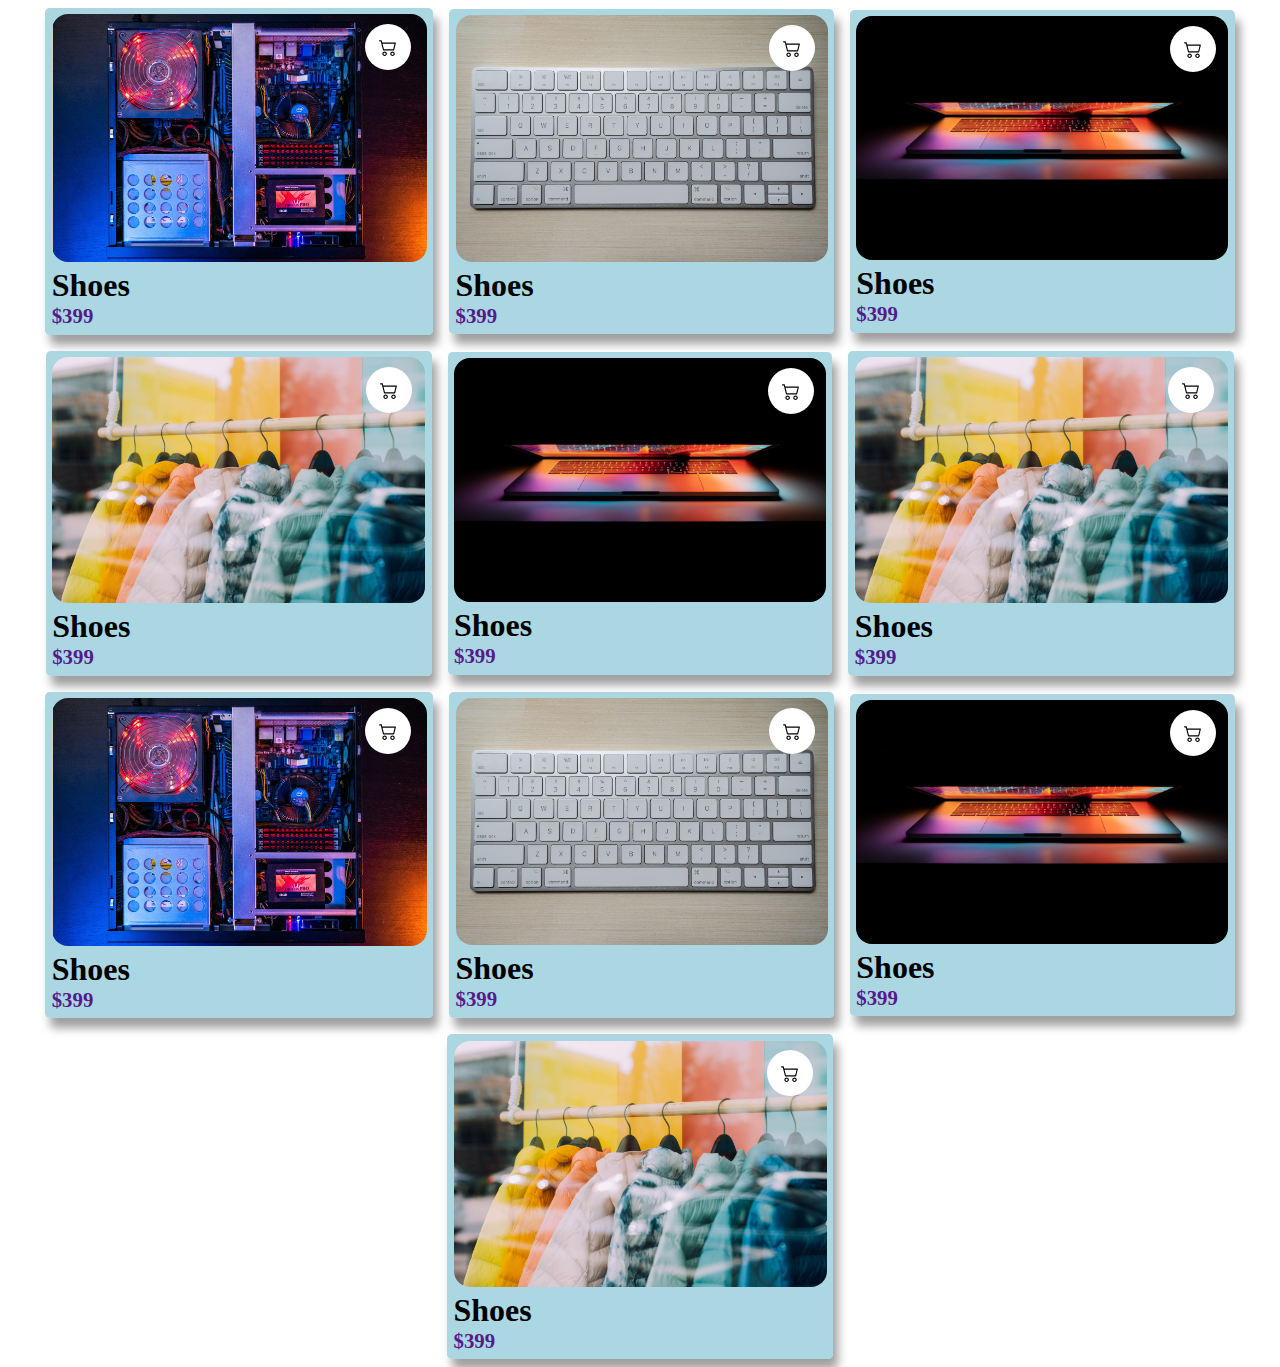
<file: project2/products/product.html>
<!DOCTYPE html>
<html lang="en">
<head>
    <meta charset="UTF-8">
    <meta name="viewport" content="width=device-width, initial-scale=1.0">
    <title>Products</title>
</head>
<link rel="stylesheet" href="styles.css">
<body>
     

    <main>

        <div class="product_container">


            <div class="card1">
                <div>
                <a class="image_container"  href="">
                    <img src="../images/img1 (1).png" alt="">
                </a>
            </div>
                <div>
                    <h2 class="card1_title">Shoes</h2>
                </div>
                <div>
                    <a href="">$399</a>
                </div>

                <div class="large">
                    <a href="">
                        <img class="cart_icon" src="../../project1/images/large.svg" alt="">
                    </a>
                </div>
            </div>



            <!-- card2 starts here  -->
               
            <div class="card1">
                <div>
                <a class="image_container"  href="">
                    <img src="../images/img1 (2).png" alt="">
                </a>
            </div>
                <div>
                    <h2 class="card1_title">Shoes</h2>
                </div>
                <div>
                    <a href="">$399</a>
                </div>

                <div class="large">
                    <a href="">
                        <img class="cart_icon" src="../../project1/images/large.svg" alt="">
                    </a>
                </div>
            </div>

            <!-- card 3 starts here  -->

            <div class="card1">
                <div>
                <a class="image_container"  href="">
                    <img src="../images/img1 (3).png" alt="">
                </a>
            </div>
                <div>
                    <h2 class="card1_title">Shoes</h2>
                </div>
                <div>
                    <a href="">$399</a>
                </div>

                <div class="large">
                    <a href="">
                        <img class="cart_icon" src="../../project1/images/large.svg" alt="">
                    </a>
                </div>
            </div>


            <!-- card 4 starts here  -->

            <div class="card1">
                <div>
                <a class="image_container"  href="">
                    <img src="../images/img1 (4).png" alt="">
                </a>
            </div>
                <div>
                    <h2 class="card1_title">Shoes</h2>
                </div>
                <div>
                    <a href="">$399</a>
                </div>

                <div class="large">
                    <a href="">
                        <img class="cart_icon" src="../../project1/images/large.svg" alt="">
                    </a>
                </div>
            </div>

            <!-- card 5 starts here  -->

            <div class="card1">
                <div>
                <a  class="image_container" href="">
                    <img src="../images/img1 (3).png" alt="">
                </a>
            </div>
                <div>
                    <h2 class="card1_title">Shoes</h2>
                </div>
                <div>
                    <a href="">$399</a>
                </div>

                <div class="large">
                    <a href="">
                        <img class="cart_icon" src="../../project1/images/large.svg" alt="">
                    </a>
                </div>
            </div>


            <!-- card 6 starts here  -->
            <div class="card1">
                <div>
                <a class="image_container"  href="">
                    <img src="../images/img1 (4).png" alt="">
                </a>
            </div>
                <div>
                    <h2 class="card1_title">Shoes</h2>
                </div>
                <div>
                    <a href="">$399</a>
                </div>

                <div class="large">
                    <a href="">
                        <img class="cart_icon" src="../../project1/images/large.svg" alt="">
                    </a>
                </div>
            </div>


            <!-- card 7 starts here  -->

            <div class="card1">
                <div>
                <a class="image_container"  href="">
                    <img src="../images/img1 (1).png" alt="">
                </a>
            </div>
                <div>
                    <h2 class="card1_title">Shoes</h2>
                </div>
                <div>
                    <a href="">$399</a>
                </div>

                <div class="large">
                    <a href="">
                        <img class="cart_icon" src="../../project1/images/large.svg" alt="">
                    </a>
                </div>
            </div>

            <!-- card 8 starts here  -->

            <div class="card1">
                <div>
                <a class="image_container"  href="">
                    <img src="../images/img1 (2).png" alt="">
                </a>
            </div>
                <div>
                    <h2 class="card1_title">Shoes</h2>
                </div>
                <div>
                    <a href="">$399</a>
                </div>

                <div class="large">
                    <a href="">
                        <img class="cart_icon" src="../../project1/images/large.svg" alt="">
                    </a>
                </div>
            </div>

            <!-- card 9 starts here  -->

            <div class="card1">
                <div>
                <a class="image_container"  href="">
                    <img src="../images/img1 (3).png" alt="">
                </a>
            </div>
                <div>
                    <h2 class="card1_title">Shoes</h2>
                </div>
                <div>
                    <a href="">$399</a>
                </div>

                <div class="large">
                    <a href="">
                        <img class="cart_icon" src="../../project1/images/large.svg" alt="">
                    </a>
                </div>
            </div>

            <!-- card 10 starts here  -->

            <div class="card1">
                <div>
                <a class="image_container"  href="">
                    <img src="../images/img1 (4).png" alt="">
                </a>
            </div>
                <div>
                    <h2 class="card1_title">Shoes</h2>
                </div>
                <div>
                    <a href="">$399</a>
                </div>

                <div class="large">
                    <a href="">
                        <img class="cart_icon" src="../../project1/images/large.svg" alt="">
                    </a>
                </div>
            </div>
        </div>
    </main>
</body>
</html>
</file>
<file: project1/styles.css>
*{

    margin: 0;
    padding: 0;
    box-sizing: border-box;
    
}

/* font-family: 'Cardo', serif;
font-family: 'Inter', sans-serif;
font-family: 'Roboto', sans-serif; */

.product_heading{
    text-align: center;
    padding: 1rem;

}
.product_cards{

    display: flex; 
    flex-wrap: wrap;
    /* padding: 2rem; */
    width: 100%;
    background-color: beige;
    justify-content: center;
    align-items: center;
    gap: 1rem;
    margin: 0 auto;
  
}

img{

    width: 400px;
    border-radius: 40px;
}
/* Card 1 Styling  */
.card1{
    padding: 0rem 1rem;
    
    border: 1 px solid blue;
    background-color: rgb(230, 238, 235);
    text-align: center;
    display: flex;
    flex-direction: column;
    padding-top: 1rem;
    margin: 1rem;
    border-radius: 20px;
   line-height: 2;
   width: 42%;
   /* width: 100%; */
   align-items: center;
   flex-wrap: wrap;
}

.shoes_btn{

    padding: .5rem 1.5rem;
    margin-bottom: 1rem;
    border: 1px solid black;
    border-radius: .5rem;


}
.reviews{
    /* display: flex; */
    /* justify-content: center; */
    /* width: 40%; */
}
.review_person{
    display: flex;
    justify-content: center;
     
    align-items: center;
    flex-wrap: wrap;
}
.person1{
    /* display: flex; */
    width: 90%;
}
.person1_review{
    display: flex;
    width: 10%;
    align-content: center;
    justify-content: center;
    flex-wrap: wrap;
}

.checked {
    color: orange;
  }
  .card1 a{
     text-decoration: none;
     color: black;
     font-weight: bold;
  }
  .btn1{

    display: flex;
    justify-content: space-evenly;
    align-content: center;
    flex-wrap: wrap;
    /* margin: 1rem;
    padding: 0.5rem; */
    width: 45%;

  }
  .shoes_btn:hover{

    background-color: rgb(209, 195, 195);
  }
  .shoe_title{

    font-family: 'Roboto', sans-serif;
    font-size: 2rem;
  }

  /* card2 */

  .card2{

    position: relative;
    text-align: center;
    margin-top: 2.5rem;
  }

  .large{
    position: absolute;
    top: 1rem;
    left: 20rem;
  }
  .cart_icon{

    width: 120%;
    
  }

  .card3{

    position: relative;
    text-align: center;
    /* margin-top: 2.5rem; */
  }

  .card4{

    position: relative;
    text-align: center;
    /* margin-top: 2.5rem; */
  }

  .card5{

    position: relative;
    text-align: center;
    /* margin-top: 2.5rem; */
  }

  .card6{

    position: relative;
    text-align: center;
    /* margin-top: 2.5rem; */
  }

  .card7{

    position: relative;
    text-align: center;
    /* margin-top: 2.5rem; */
  }

  .card8{

    position: relative;
    text-align: center;
    /* margin-top: 2.5rem; */
  }

  .card9{

    position: relative;
    text-align: center;
    /* margin-top: 2.5rem; */
  }

  .card10{

    position: relative;
    text-align: center;
    /* margin-top: 2.5rem; */
  }
</file>
<file: project2/styles.css>
*{

    margin: 0;
    padding: 0;
    box-sizing: border-box;
}

/* font-family: 'Cardo', serif;
font-family: 'Inter', sans-serif;
font-family: 'Roboto', sans-serif; */

main{
    position: relative;
}
.product_container{

    display: flex;
    flex-wrap: wrap;
     justify-content: center;
     align-items: center;
     width: 80%;
     gap: 1rem;
     padding-top: 1rem;
     margin: 0 auto;
     padding: .3rem 1rem;
     

}
.cable_img{
    width: 250px;
    height: 150px;
    border-radius: 1rem;
    /* margin-top: .3rem; */
}
.card1{

    text-align: center;
    
    background-color: rgba(120, 191, 243, 0.336);
    border-radius: 2rem;
    /* width: 30%; */
    padding: .8rem;
    position: relative;
}


.card1 a{

    text-decoration: none;
    font-weight: bold;
    font-size: 1.3rem;
}
.card1_title{
    font-family: 'Cardo', serif;
    font-weight: bold;
    font-size: 2rem;
}

.large{

    position: absolute;
    top: 1rem;
    left: 14rem;
}

.price_text{
  margin: .7rem;
}
.cart_lists{
    border: 1px solid black;
    border-radius: 0.5rem;
    /* margin: 1rem; */
    background-color: azure;
    border-style: none;
    padding: .4rem;
    font-weight: 400;
    
}
.cart_lists:hover{
  
    background-color: aquamarine;
    
}


/* card styles ends here  */

/* review styles starts here  */

.checked {
    color: orange;
  }


  .reviews_card{
    
    display: flex;
    flex-direction: column;
    justify-content: center;
    align-items: center;
    background-color: rgb(243, 243, 243);
     border-radius: 2rem;
     text-align: center;
     line-height: 1.8;
     /* width: 30%; */
     padding: 1.5rem;

     /* height: 35vh; */
      /* margin-top: 2.3rem;
     margin-left: .5rem; */
     /* margin: 0 auto; */

  }
  .review_img{
    display: flex;
    justify-content: space-evenly;
    /* margin: 1rem; */
    /* padding: 1rem; */
    align-items: center;
    justify-content: center;
  }
  

/* payment card starts here  */
  .payment_card{

    padding: 2rem 3rem;
    background-color: rgb(230, 241, 250);
    border-radius: 1rem;
    line-height: 1.5;
  }
  .payment_btn{
    margin-top: .5rem;
    padding: 0.5rem 1rem;
    border-radius: 1rem;
    border: none;
    background: #4C6FFF;

    color: white;
  }

  /* products lists starts here  */
.product_lists_container{
    background-color: whitesmoke;
    border-radius: 1rem;
    margin-bottom: 1rem;
}
  .product_lists{

    display: flex;
    flex-direction: column;
    padding: 0 1rem;
  }

  .lists_flex{

    display: flex;
    justify-content: space-between;
    
  }
  .rounded_num{

    border-radius: .8rem;

    background-color: rgb(213, 233, 233);
    padding: .2rem;
    margin: .3rem;
  }
.round1{
    border-radius: .8rem;
    background-color:  #4C6FFF;
    padding: .3rem;
    margin: .5rem;
    color: white;
}

/* payments cards styles starts here  */
.payment_card_container{

  padding: 1rem;
  background-color: rgba(239, 235, 235, 0.241);
  margin: .4rem;
  border-radius: 1rem;
  

}
.payment_methods{

  display: flex;
  justify-content: space-between;
  padding-left: 1.5rem;
}
.edit_btn{
    background-color: white;
    background: none;
    border: none;
    color: #4C6FFF;
    font-family: 'Inter', sans-serif;
    font-weight: 700;
}


.payment_cards{
  padding: 1rem;
}
.card{
  display: flex;
  padding: 1rem;
  align-content: center;
  justify-content: center;
 
   /* margin: 0 1rem; */
   background-color: rgba(213, 233, 233, 0.399);
   margin: .5rem;
   border-radius: 1rem;
   /* text-align: center; */

}
.payment_heading{
  font-weight: 550;
  font-family: 'Inter', sans-serif;
}
.payment_text h2{
  
  font-family: 'Inter', sans-serif;
  font-weight: 400;
  font-size: 1.2rem;
  /* text-align: center; */

}
.card_mrgn{
  
  margin-left: 1.2rem;
  display: flex;
  flex-direction: column;
  /* align-items: center; */
  justify-content: center;
  line-height: 1.3;


}
.card_img{
  /* margin: 0 auto; */
  /* padding:  1rem 0; */
  display: flex;
  align-items: center;
  justify-content: center;
}
.paymnt_btn{
 /* margin-top: .2rem; */
  text-align: center;
}
.payment_button{

  width: 86%;
  background: #4C6FFF;
  border-radius: 1rem;
  text-align: center;
  padding: .7rem .5rem;
  color: white;
  font-weight: 600;
  font-family: 'Inter', sans-serif;
  border: none;
  font-size: 1rem;

}
</file>
<file: project3/styles.css>
*{

    margin: 0;
    padding: 0;
    box-sizing: border-box;
}

main{
    width: 80%;
    margin: 0 auto;
}
.container{

    display: flex;
}
 /* CARD CONTAINER STARTS HERE  */
.card_container{
    width: 28%;
    display: flex;
    flex-direction: column;
    /* justify-content: space-between; */
    align-items: center;
    margin: 1rem;
    /* padding: .5rem; */
    border-radius: 1rem;
    /* box-shadow: 5px 5px 20px rgba(0, 0, 0, 0.522); */
    /* box-shadow: rgba(0, 0, 0, 0.35) 0px 5px 15px; */
    /* box-shadow: rgba(50, 50, 93, 0.25) 0px 50px 100px -20px, rgba(0, 0, 0, 0.3) 0px 30px 60px -30px, rgba(10, 37, 64, 0.35) 0px -2px 6px 0px inset; */
    /* box-shadow: rgb(204, 219, 232) 3px 3px 6px 0px inset, rgba(255, 255, 255, 0.5) -3px -3px 6px 1px inset; */
    box-shadow: rgba(0, 0, 0, 0.17) 0px -23px 25px 0px inset, rgba(0, 0, 0, 0.15) 0px -36px 30px 0px inset, rgba(0, 0, 0, 0.1) 0px -79px 40px 0px inset, rgba(0, 0, 0, 0.06) 0px 2px 1px, rgba(0, 0, 0, 0.09) 0px 4px 2px, rgba(0, 0, 0, 0.09) 0px 8px 4px, rgba(0, 0, 0, 0.46) 0px 16px 8px, rgba(0, 0, 0, 0.09) 0px 32px 16px;
} 

.image_container{
    width: 100%;
    display: flex;
    justify-content: space-between;

    align-content: center;
    padding: .5rem .3rem;

    

}

a{ 

    display: flex;

    justify-content: center;
    align-items: center;
    text-decoration: none;
    text-align: center;
    /* padding: .2rem 0; */
}
img{
    width: 100%;
}

.imgs{
    display: flex;
    align-items: center;
    
    
}
.text h3, span{
    font-size: 1rem;
    font-weight: 50;
    margin-left: .5rem;
    

}
.light{
     color: #536471;
}
.dotted_div{
    display: flex;
    flex-direction: column;
    align-items: center;
    justify-content: center;
}


.main_img{
    width: 100%;
    /* box-shadow: rgb(204, 219, 232) 3px 3px 6px 0px inset, rgba(255, 255, 255, 0.5) -3px -3px 6px 1px inset; */

    
}
.dots{
    text-align: center;
  width: 4px;
  height: 4px;
  background-color: black;
  margin: .1rem;
  border-radius: 10rem;
  

}
.samguy_text_padding{
    /* margin-left: .5rem; */
    width: 100%;
    display: flex;
    flex-direction: column;
    /* align-items: center; */
    
    padding: .5rem;
    /* box-shadow: rgb(204, 219, 232) 3px 3px 6px 0px inset, rgba(255, 255, 255, 0.5) -3px -3px 6px 1px inset; */

    
}
.sam_text{
    width: 100%;
    display: flex;
    flex-direction: column;
    /* align-items: flex-start; */
    margin-left: 1.2rem;
    /* padding: .3rem; */
    
}
/* .samguy_text_padding */

.ui2 input{
    width: 98%;
    border-radius: 1rem;
    margin: .5rem; 
    padding: .5rem;
 
    border: none;
    outline: none;
    
    
}


.comments{
    width: 100%;
    display: flex;
    justify-content: space-between;
    align-items: center;
    padding: .5rem .3rem;
}

/* CARD CONTAINER ENDS HERE */

/* Card 3 styles starts here  */
.card_3{
   
    
     width: 30%;
     height: 65%;
    padding: 1rem .5rem;
    gap: 1rem;

}
.shadow3{
    width: 100%;
    box-shadow: rgb(204, 219, 232) 3px 3px 6px 0px inset, rgba(255, 255, 255, 0.5) -3px -3px 6px 1px inset;
    border-radius: 1rem;
    margin: 1rem;

}
.two_icons{
    width: 35%;
    display: flex;
    justify-content: space-between;
}

/* Card 4 styles */
.card_4 {
    
    /* margin: .3rem; */
    border-radius: 1rem;
    margin: 1rem;

    /* padding: .3rem; */
    box-shadow: rgb(204, 219, 232) 3px 3px 6px 0px inset, rgba(255, 255, 255, 0.5) -3px -3px 6px 1px inset;
   
    display: flex;
    flex-direction: column;

}
.card_4 p {
    margin-left: .5rem;
    color: #536471;
}
.icons{
    /* width: 20%; */
    display: flex;
    /* flex-direction: column; */
    
}
.three_icons{
    width: 100%;
    display: flex;
    justify-content: space-between;
}
.button{
    width: 100%;
    display: flex;
    align-items: flex-end;
    justify-content: end;

}
.button button{

    border: none;
    padding: 0.5rem 1.5rem;
    border-radius: 1rem;
    background-color: 3671FF;
    background-color: rgba(54, 113, 255, 1);
    color: white;
}
</file>
<file: css-grid/template2/styles.css>
*{

    margin: 0;
    padding: 0;
    box-sizing: border-box;
}

.container{
    height: 680px;
    display: grid;
     gap: 10px;
     grid-template-columns: 1fr 3fr 1.5fr;
    /* background-color: aquamarine; */
    grid-template-rows: 1fr 3fr 1fr;
    border-radius: 1rem;
    /* padding: 1rem; */
    margin: 1rem;
    /* justify-items: center; */
    text-align: center;
    
 }
.box1{
    background-color: antiquewhite;
    /* align-self: center; */
    display: flex;
    align-items: center;
    justify-content: center;
   
}

#box1{
     
    grid-column-start: 1;
    grid-column-end: 4;
    grid-row-start: 1;
    grid-row-end: 1;
    background-color: rgb(175, 132, 75);
    border-radius: .5rem;



}
#box2{

  grid-column-start: 1;
  grid-column-end: 2;
  grid-row-start: 2;
  grid-row-end: 3;
  background-color: rgba(55, 206, 55, 0.642);
  border-radius: .5rem;


}

#box3{
    grid-column-start: 2;
    grid-column-end: 3;
    grid-row-start: 2;
    grid-row-end: 3;
    background-color: rgb(230, 170, 124);
    border-radius: .5rem;
  
}

#box4{

     grid-column-start: 3;
     grid-column-end: 4;
     grid-row-start: 2;
     grid-row-end: 3;
    background-color: rgb(47, 104, 183);
    border-radius: .5rem;


}
#box5{

    grid-column-start: 1;
    grid-column-end: 4;
    grid-row-start: 3;
    grid-row-end: 4;
    background-color: rgb(93, 229, 202);
    border-radius: .5rem;


}
</file>
<file: Hero/hero1/styles.css>
*{

    margin: 0;
    padding: 0;
    box-sizing: border-box;
}

/* font-family: 'Cardo', serif;
font-family: 'Inter', sans-serif;
font-family: 'Poppins', sans-serif;
font-family: 'Roboto', sans-serif; */

.navigation{

    display: flex;
    align-items: center;
    justify-content: space-between;
    padding: 1rem 8rem;
    font-size: 1rem;
}
.logo{

    display: flex;
    justify-content: space-around;

}
.logo_text{
    padding-left: .5rem;
}
.nav_menu a{
    text-decoration: none;
    padding: .5rem;
    /* background-color: rgb(132, 230, 230); */
    color: #1E255E;
    font-family: 'Poppins', sans-serif;
    font-weight: 500;
}
.nav_btn{
    font-family: 'Poppins', sans-serif;
    font-weight: 500;
    border: none;
    background-color:  #3C4EF3;
    padding: .7rem;
    color: white;
    border-radius: 1rem;
   margin-left: 2rem;
    
}

/* Hero container  */

.hero_container{

    display: flex;
    justify-content: space-between;
    padding-top: 1rem;
}
.herotext{
    padding: 0 8rem;

}
.heading_text{
     
    font-size: 3.5rem;
    /* padding: 1rem; */
    line-height: 1.5;
    /* text-align: center; */
    font-family: 'Poppins', sans-serif;
    font-weight: 500;
}

.herobtn{
    /* padding: 1rem; */
    display: flex;
    width: 100%;
}
.herobtn a{
    margin: 1rem 0; 
    margin-right: .8rem;
    padding: .8rem 1.5rem;
    /* background-color: black; */
    background-color: rgba(197, 201, 241, 0.408);
    width: 100%;
    border-radius: 1.5rem;
    display: flex;
    /* flex-direction: column; */
    justify-content: space-between;
    /* width: 100%; */
    text-decoration: none;
    align-items: center;


}
.herobtn button{
    margin-left: .4rem;
    text-align: center;
    border: none;
    padding: .5rem;
    border-radius: 1rem;
    background: none;
    color: 3C4EF3;
    color: rgba(60, 78, 243, 1);
    cursor:pointer;
   
}
.hero_img{
    /* width: 99%; */
    display: flex;
    justify-content: flex-end;
    align-items: center;
   



}
.hero_image{
    width: 92%
}
.image{
    width: 100%;
}

p{
    margin: 1rem .5rem;
}
</file>
<file: css-grid/grid_template_area/layout1/styles.css>
*{
    margin: 0;
    padding: 0;
    box-sizing: border-box;
}
.container{
  height: 500px;
    background-color: antiquewhite;
    display: grid;
    grid-template-columns: 200px 1fr;
    grid-template-rows: 1fr 2fr 1fr;

    grid-template-areas: 
     "title main"
     "menu main"
     "menu footer"
    ;
    text-align: center;
    /* align-items: center; */
    /* align-content: center; */
    font-size: larger;
    border-radius: 1rem;
    margin: 1rem;
    gap: 10px;
}

.box{
   
    background-color: blue;
}

.box{
    display: flex;
    align-items: center;
    justify-content: center;
    border-radius: 1rem;

}
#box1{

    grid-area: title;
    background-color: azure;
}
#box2{

    grid-area: main;
    background-color: blueviolet;

}
#box3{

    grid-area: menu;
    background-color: burlywood;
}
#box4{

    grid-area: footer;
    background-color: chartreuse;
}
</file>
<file: css-grid/grid_template_area/layout2/styles.css>
*{

    margin: 0;
    padding: 0;
    box-sizing: border-box;

}

.container{
  
    height: 600px;
    background-color: aqua;
    display: grid;
    grid-template-columns: 1fr 2fr 1.5fr;
    grid-template-rows: 1fr 2fr 1fr;
    grid-template-areas: 
     
    "header header header"
    "nav content aside "
    "footer footer footer"
    
    ;
    font-size: larger;
    border-radius: 1rem;
    margin: 1rem;
    gap: 10px;
}

.box{
    display: flex;
    align-items: center;
    justify-content: center;
    border-radius: 1rem;

}
#box1{

    grid-area: header;
    background-color: azure;



}
#box2{

    grid-area: nav;
    background-color: blue;
}
#box3{
  grid-area: content;
  background-color: brown;
}
#box4{

    grid-area: aside;
    background-color: burlywood;
}
#box5{
   
    grid-area: footer;
    background-color: coral;
}
</file>
<file: css-grid/grid_template_area/layout3/styles.css>
*{
    margin: 0;
    padding: 0;
    box-sizing: border-box;
}
.container{
      height: 600px;
      background-color: aquamarine;
    display: grid;

    grid-template-columns: 200px 1fr;
    grid-template-rows: 1fr 2fr 1fr;
    grid-template-areas: 
    
     "header header"
     "side main"
     "side footer"
    ; 
    font-size: larger;
    border-radius: 1rem;
    margin: 1rem;
    gap: 10px;
}    

.box{
    display: flex;
    align-items: center;
    justify-content: center;
    border-radius: 1rem;

}
#box1{

    grid-area: header;
    background-color: antiquewhite;
}
#box2{

    grid-area: side;
    background-color: rgb(4, 182, 182);
}
#box3{
    grid-area: main;
    background-color: blueviolet;

}
#box4{

    grid-area: footer;
    background-color: cadetblue;
}
</file>
<file: css-grid/grid_template_area/layout4/styles.css>
*{
    margin: 0;
    padding: 0;
    box-sizing: border-box;
}
.container{

    height: 600px;
    
    display: grid;
    grid-template-columns: 1fr 1fr 1fr 1fr 1fr 1fr 1fr 1fr ;
    grid-template-rows: 1fr 1fr 1fr 1fr 1fr 1fr 1fr 1fr 1fr 1fr 1fr;

    /* grid-template-areas: 
     "blank s-1 s-2 s-3 s-4 s-5 s-6 s-7"
     "time t1 t4 t5 t9"
     "time1 t1 t4 br t9"
     "time2 t1 t4 t6 t9"
     "time3 br1 t4 t6 t9"
     "time4 t2t3 t6 t9 "
     "time5 t2t3 t6 t9"
     "time6 br2"
     "time7 t7 blank1 t10"
     "time8 t7 t8 t10"
     "time9 t7 t8 t10"
    ; */
    gap: 10px;
    background-color: rgb(230, 238, 216);
    margin: 1rem;
}

.box{
   
    border: 2px dashed black;
    /* background-color: yellow; */
    border-radius: 1rem;
    padding: 0 1rem;
 }

 #box1{
    grid-column: 1/2;
    grid-row: 1/2;
    background-color: aliceblue;
}

#box2{
    grid-column: 2/3;
    grid-row: 1/2;
    background-color: antiquewhite;
}

#box3{
    grid-column: 3/4;
    grid-row: 1/2;
    background-color: aqua;
}

#box4{
    grid-column: 4/5;
    grid-row: 1/2;
    background-color: aquamarine;
}

#box5{
    grid-column: 5/6;
    grid-row: 1/2;

    background-color: azure;
}

#box6{
    grid-column: 6/7;
    grid-row: 1/2;
    background-color: aliceblue;
}

#box7{
    grid-column: 7/8;
    grid-row: 1/2;
    background-color: aquamarine;
}

#box8{
    grid-column: 8/9;
    grid-row: 1/2;
    background-color: aliceblue;
}

#box9{
    grid-column: 1/2;
    grid-row: 2/3;
    background-color: bisque;
}

#box10{
    grid-column: 2/4;
    grid-row: 2/5;   
    background-color: aliceblue;
}

#box11{
    grid-column: 4/5;
    grid-row: 2/6;
    background-color: antiquewhite;
}

#box12{
    grid-column: 5/7;
    grid-row: 2/3;
    background-color: aqua;
}

#box13{
    grid-column: 7/9;
    grid-row: 2/8;
    background-color: rgb(155, 155, 166);
}

#box14{
     grid-column: 1/2;
     grid-row: 3/4;
    background-color: rgb(178, 171, 171);

}

#box15{
    grid-column: 5/7;
    grid-row: 3/4; 
    background-color: cadetblue;
}

#box16{
    grid-column: 1/2;
    grid-row: 4/5; 
    background-color: yellow;
}

#box17{
     grid-column: 5/7;
     grid-row: 4/8;
    background-color: beige;
}

#box18{
    grid-column: 1/2;
    grid-row: 5/6;
   background-color: rgba(227, 133, 26, 0.455);
}

#box19{
    grid-column: 2/4;
    grid-row: 5/6;
   background-color: rgba(187, 199, 192, 0.467);
}

#box20{
    grid-column: 1/2;
    grid-row: 6/7;
   background-color: rgba(227, 231, 233, 0.647);
}

#box21{
    grid-column: 2/5;
    grid-row: 6/8;
   background-color: rgba(149, 218, 232, 0.647);
}

#box22{
    grid-column: 1/2;
    grid-row: 7/8;
   background-color: rgba(225, 247, 243, 0.647);
}

#box23{
    grid-column: 1/2;
    grid-row: 8/9;
   background-color: rgba(219, 140, 36, 0.647);
}

#box24{
    grid-column: 2/9;
    grid-row: 8/9;
   background-color: rgba(216, 217, 216, 0.647);
}

#box25{
    grid-column: 1/2;
    grid-row: 9/10;
   background-color: rgba(137, 192, 241, 0.337);
}

#box26{
    grid-column: 2/4;
    grid-row: 9/12;
   background-color: rgb(177, 221, 236);
}

#box27{
    grid-column: 7/9;
    grid-row: 9/12;
   background-color: rgba(255, 223, 94, 0.729);
}

#box28{
    grid-column: 1/2;
    grid-row: 10/11;
   background-color: rgba(210, 211, 210, 0.64);
}


#box30{
    grid-column: 4/7;
    grid-row: 10/12;
   background-color: rgba(142, 228, 134, 0.745);
}
#box29{
    grid-column: 1/2;
    grid-row: 11/12;
   background-color: rgba(218, 218, 218, 0.933);
}

.box{
    display: flex;
    flex-direction: column;
    align-items: center;
    justify-content: center;
    /* margin: 0 auto; */
    line-height: 1.5;
}
</file>
<file: css-grid/grid_template_area/layout5/styles.css>
*{

    margin: 0;
    padding: 0;
    box-sizing: border-box;
}

.container{
    height: 600px;
    display: grid;
    grid-template-columns: 1fr 2fr;
    grid-template-rows: 1fr 1fr 5fr 1fr;
    /* background-color: rgba(244, 192, 124, 0.384); */
    background: #FC5C7D;  /* fallback for old browsers */
    background: -webkit-linear-gradient(to right, #6A82FB, #FC5C7D);  /* Chrome 10-25, Safari 5.1-6 */
    background: linear-gradient(to right, #6A82FB, #FC5C7D); /* W3C, IE 10+/ Edge, Firefox 16+, Chrome 26+, Opera 12+, Safari 7+ */
    
    /* #EA8D8D → #A890FE */
    padding: .5rem;
    gap: 2px;
}
.box{

    margin: .2rem;
    padding: 0 1rem;
    display: flex;
    align-items: center;
    justify-content: center;
    /* border-radius: 1rem; */
   
}

#box1{

    grid-column: 1/3;
    grid-row: 1/2;
    background-color: rgba(250, 247, 247, 0.926);
}

#box2{

    grid-column: 1/2;
    grid-row: 2/3;
    background: #FC5C7D;  /* fallback for old browsers */
    background: -webkit-linear-gradient(to right, #6A82FB, #FC5C7D);  /* Chrome 10-25, Safari 5.1-6 */
    background: linear-gradient(to right, #6A82FB, #FC5C7D); /* W3C, IE 10+/ Edge, Firefox 16+, Chrome 26+, Opera 12+, Safari 7+ */
    
    /* background-color: rgba(210, 106, 106, 0.926); */
}

#box3{

    grid-column: 2/3;
    grid-row: 2/4;
    background: #FC5C7D;  /* fallback for old browsers */
    background: -webkit-linear-gradient(to right, #6A82FB, #FC5C7D);  /* Chrome 10-25, Safari 5.1-6 */
    background: linear-gradient(to right, #6A82FB, #FC5C7D); /* W3C, IE 10+/ Edge, Firefox 16+, Chrome 26+, Opera 12+, Safari 7+ */
    
    /* background-color: rgba(210, 106, 106, 0.926); */
}

#box4{

    grid-column: 1/3;
    grid-row: 4/5;
    background: #e9a1af;  /* fallback for old browsers */
    background: -webkit-linear-gradient(to right, #0f36fc, #f20736);  /* Chrome 10-25, Safari 5.1-6 */
    background: linear-gradient(to right, #798ae0, #fde5ea); /* W3C, IE 10+/ Edge, Firefox 16+, Chrome 26+, Opera 12+, Safari 7+ */
    
}

.boxes{
    text-align: center;
    padding: 1.5rem  .5rem 0;
    /* border-radius: 1rem; */

}
.container1{
    display: grid;
    grid-template-columns: 2fr 2fr 2fr 2fr;
    grid-template-rows: 2fr 2fr 2fr 2fr;
    height: 400px;
    gap: 10px;
    padding: .5rem;
   
   
}
.flex{
    display: flex;
    align-items: center;
    justify-content: center;
    /* border-radius: 1rem; */
}
.num1{
    grid-column: 1/3;
    grid-row: 1/2;
    background-color:white;
}

.num2{
    grid-column: 3/4;
    grid-row: 1/3;
    background-color:white;
    
}

.num3{
    grid-column: 4/5;
    grid-row: 1/2;
    /* background-color: rgba(205, 246, 237, 0.868); */
    background-color:white;

}
.num4{
    grid-column: 1/2;
    grid-row: 2/3;
    background-color:white;
   
    /* background-color: rgba(205, 246, 237, 0.868); */
}
.num5{
    grid-column: 1/3;
    grid-row: 3/4;
    background-color:white;

    /* background-color: rgba(205, 246, 237, 0.868); */
}

.num6{
    grid-column: 1/4;
    grid-row: 4/5;
    background-color:white;

    /* background-color: rgba(205, 246, 237, 0.868); */
}
.num7{
    grid-column: 4/5;
    grid-row: 2/3.5;
    background-color:white;

    /* background-color: rgba(205, 246, 237, 0.868); */
}
.num8{

    grid-column: 2/3;
    grid-row: 2/3;
    background-color:white;

    /* background-color: rgba(205, 246, 237, 0.868);  */
}
.num9{

    grid-column: 3/4;
    grid-row: 3/4;
    background-color:white;

    /* background-color: rgba(205, 246, 237, 0.868);  */
}
.num10{
    grid-column: 4/5;
    grid-row: 3/5;
    background-color:white;

    /* background-color: rgba(205, 246, 237, 0.868); */
}
</file>
<file: css-grid/styles.css>
*{
    margin: 0;
    padding: 0;
    box-sizing: border-box;
}
.container{

    display: grid;
    grid-template-columns: 200px 1fr;
    grid-template-rows: 100px 1fr auto;
    gap: 10px;
    /* width: 600px; */
    height: 600px;
}
.box1{
   /* height: 100px;
   width: 100px; */
    background-color: green;
    
}

#box1{
    grid-column-start: 1;
    grid-column-end: 2;
    grid-row-start: 1;
    grid-row-end: 2;
   /* grid-row-start: 1;
   grid-row-end: 2;
   grid-column-start: 2; */
    background-color: rgb(78, 153, 220);
}
#box2{

    grid-column-start: 2;
    grid-column-end: 3;
    grid-row-start: 1;
    grid-row-end: 3;
   /* grid-row-start: 1;
   grid-row-end: 2; */
   background-color: yellow
}
#box3{
    grid-column-start: 1;
    grid-column-end: 2;
    grid-row-start: 2;
    grid-row-end: 4;
    background-color: aqua;

}
</file>
<file: project2/products/styles.css>
*{

    margin: 0;
    padding: 0;
    box-sizing: border-box;
}

.product_container{

    display: flex;
    /* flex-direction: column; */
    flex-wrap: wrap;
     justify-content: center;
     align-items: center;
    width: 100%;

}
.card1{
    display: flex;
    flex-direction: column;

   
    position: relative;
    margin: .5rem;
    background-color: rgba(139, 200, 215, 0.734);
    border-radius: .3rem;
    padding: .4rem;
    box-shadow: 5px 10px 10px rgba(0, 0, 0, 0.378);
    
}
.card1 a{

    text-decoration: none;
    font-weight: bold;
    font-size: 1.3rem;
    
}
.card1_title{
    font-family: 'Cardo', serif;
    font-weight: bold;
    font-size: 2rem;
}

.large{

    position: absolute;
    top: 1rem;
    left: 20rem;
}
img{

    border-radius: 1rem;
}
.image_container{

    width: 50%;
}
</file>
